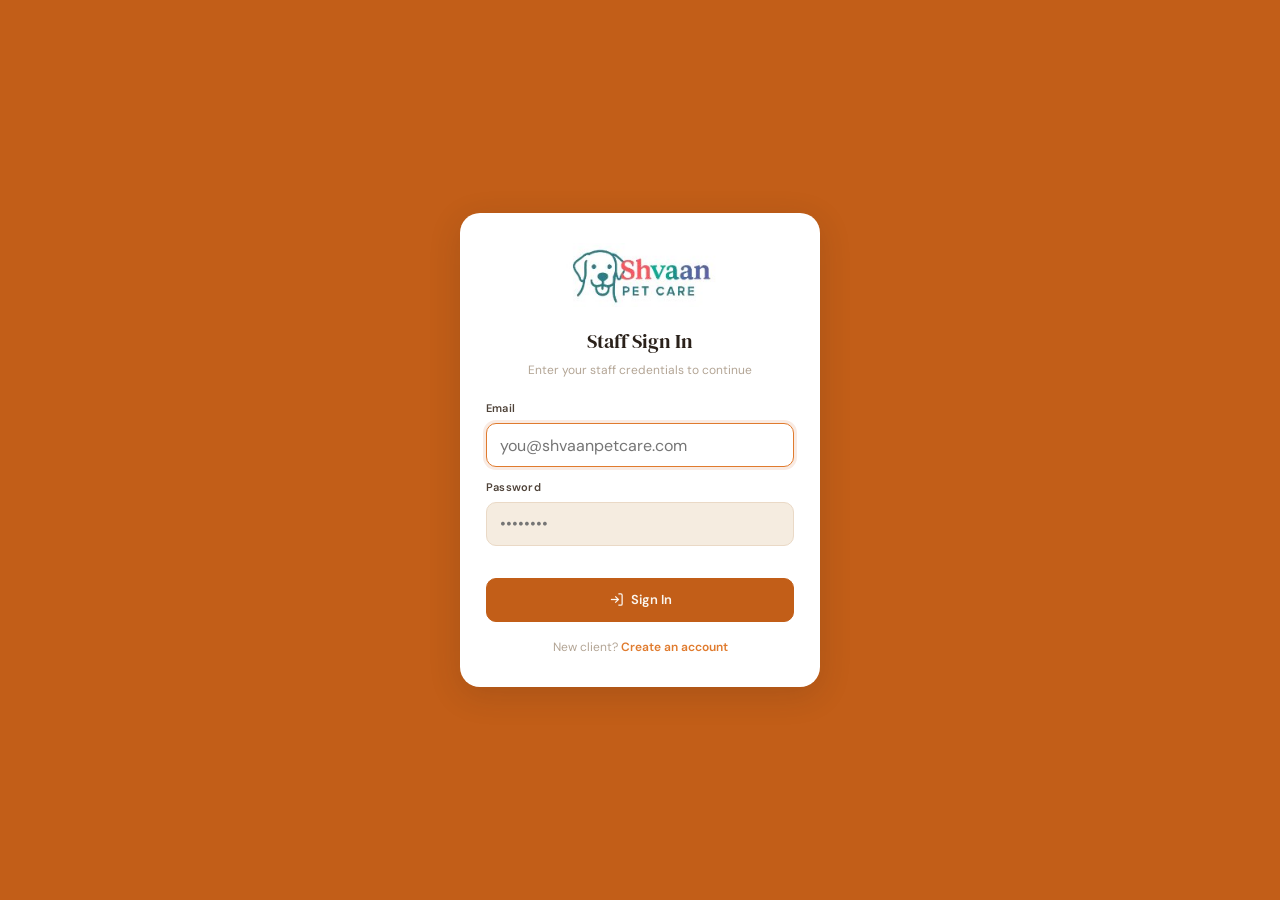
<file: app.html>
<!DOCTYPE html>
<html lang="en">
<head>
<meta charset="UTF-8">
<meta name="viewport" content="width=device-width, initial-scale=1.0, viewport-fit=cover">
<title>Shvaan Pet Care — Boarding</title>
<link rel="preconnect" href="https://fonts.googleapis.com">
<link rel="preconnect" href="https://fonts.gstatic.com" crossorigin>
<link href="https://fonts.googleapis.com/css2?family=DM+Serif+Display:ital@0;1&family=DM+Sans:ital,opsz,wght@0,9..40,300;0,9..40,400;0,9..40,500;0,9..40,600;1,9..40,300&display=swap" rel="stylesheet">
<link rel="stylesheet" href="css/styles.css">
<script>
(function(){
  var themes={
    terracotta:'#C25E18',teal:'#085041',sage:'#3B6D11',navy:'#0C447C',charcoal:'#2C2C2A'
  };
  var key=localStorage.getItem('shvaan_theme')||'terracotta';
  var col=themes[key]||themes.terracotta;
  document.write('<style>#loading{background:'+col+' !important}</style>');
})();
</script>
</head>
<body>

<!-- Loading screen -->
<div id="loading">
  <img id="logo-loading" alt="Shvaan Pet Care" style="width:200px;max-width:70%;height:90px;object-fit:contain;margin-bottom:14px;background:white;border-radius:10px;padding:12px" class="lp">
  <div class="ls" id="load-status">Connecting…</div>
</div>

<div id="login-screen" style="position:fixed;inset:0;background:var(--brown-dark);display:none;flex-direction:column;align-items:center;justify-content:center;z-index:9998;padding:20px">
  <div style="background:var(--white);border-radius:var(--r4);box-shadow:var(--s3);padding:30px 26px;width:100%;max-width:360px">
    <img id="logo-login" alt="Shvaan Pet Care" style="width:170px;max-width:80%;height:64px;object-fit:contain;display:block;margin:0 auto 18px">
    <div style="font-family:'DM Serif Display',serif;font-size:20px;color:var(--ink);text-align:center;margin-bottom:4px">Staff Sign In</div>
    <div style="font-size:12px;color:var(--ink-faint);text-align:center;margin-bottom:20px">Enter your staff credentials to continue</div>
    <div class="fd" style="margin-bottom:12px"><label>Email</label><input type="email" id="login-email" placeholder="you@shvaanpetcare.com" autocomplete="username" onkeydown="if(event.key==='Enter')document.getElementById('login-pass').focus()"></div>
    <div class="fd" style="margin-bottom:8px"><label>Password</label><input type="password" id="login-pass" placeholder="••••••••" autocomplete="current-password" onkeydown="if(event.key==='Enter')doLogin()"></div>
    <div id="login-err" style="font-size:12px;color:var(--danger);min-height:16px;margin-bottom:8px"></div>
    <button class="btn btn-p" onclick="doLogin()" style="width:100%" id="login-btn"><svg viewBox="0 0 24 24" fill="none" stroke="currentColor" stroke-width="2"><path d="M15 3h4a2 2 0 0 1 2 2v14a2 2 0 0 1-2 2h-4"/><polyline points="10 17 15 12 10 7"/><line x1="15" y1="12" x2="3" y2="12"/></svg>Sign In</button>
    <div style="font-size:12px;color:var(--ink-faint);text-align:center;margin-top:16px">New client? <a href="#" onclick="showRegister();return false" style="color:var(--brown);font-weight:600;text-decoration:none">Create an account</a></div>
  </div>
</div>

<!-- CUSTOMER REGISTRATION SCREEN -->
<div id="register-screen" style="position:fixed;inset:0;background:var(--brown-dark);display:none;flex-direction:column;align-items:center;justify-content:center;z-index:9998;padding:20px;overflow-y:auto">
  <div style="background:var(--white);border-radius:var(--r4);box-shadow:var(--s3);padding:30px 26px;width:100%;max-width:380px;margin:auto">
    <img id="logo-register" alt="Shvaan Pet Care" style="width:170px;max-width:80%;height:64px;object-fit:contain;display:block;margin:0 auto 18px">
    <div style="font-family:'DM Serif Display',serif;font-size:20px;color:var(--ink);text-align:center;margin-bottom:4px">Create your account</div>
    <div style="font-size:12px;color:var(--ink-faint);text-align:center;margin-bottom:20px">For clients who've completed a meet &amp; greet</div>
    <div class="fd" style="margin-bottom:12px"><label>Your Name</label><input type="text" id="reg-name" placeholder="Full name" autocomplete="name"></div>
    <div class="fd" style="margin-bottom:12px"><label>Email</label><input type="email" id="reg-email" placeholder="you@example.com" autocomplete="username"></div>
    <div class="fd" style="margin-bottom:12px"><label>Password</label><input type="password" id="reg-pass" placeholder="At least 6 characters" autocomplete="new-password"></div>
    <div class="fd" style="margin-bottom:8px"><label>Confirm Password</label><input type="password" id="reg-pass2" placeholder="Re-enter password" autocomplete="new-password" onkeydown="if(event.key==='Enter')doRegister()"></div>
    <div id="register-err" style="font-size:12px;color:var(--danger);min-height:16px;margin-bottom:8px"></div>
    <div id="register-ok" style="font-size:13px;color:var(--forest);min-height:16px;margin-bottom:8px"></div>
    <button class="btn btn-p" onclick="doRegister()" style="width:100%" id="register-btn"><svg viewBox="0 0 24 24" fill="none" stroke="currentColor" stroke-width="2"><path d="M16 21v-2a4 4 0 0 0-4-4H6a4 4 0 0 0-4 4v2"/><circle cx="9" cy="7" r="4"/><line x1="19" y1="8" x2="19" y2="14"/><line x1="22" y1="11" x2="16" y2="11"/></svg>Create Account</button>
    <div style="font-size:12px;color:var(--ink-faint);text-align:center;margin-top:16px">Already have an account? <a href="#" onclick="showLoginFromRegister();return false" style="color:var(--brown);font-weight:600;text-decoration:none">Sign in</a></div>
  </div>
</div>

<!-- CUSTOMER SHELL (shown only for role=customer) -->
<div id="customer-shell" style="display:none;max-width:760px;margin:0 auto;padding:0 16px 60px">
  <div style="display:flex;align-items:center;justify-content:space-between;padding:18px 0;border-bottom:1px solid var(--cream-dark);margin-bottom:20px">
    <img id="logo-customer" alt="Shvaan Pet Care" style="height:48px;width:160px;object-fit:contain;object-position:left">
    <button onclick="doLogout()" class="btn btn-o sm">Sign out</button>
  </div>
  <div id="cust-body"></div>
</div>

<div class="app" id="app-shell" style="display:none">
  <!-- Desktop sidebar -->
  <!-- Top nav -->
  <header class="topnav">
    <div class="tn-left">
      <img id="logo-sidebar" alt="Shvaan Pet Care" class="tn-logo">
      <nav class="tn-nav">
        <button class="ni active" onclick="goPage('dashboard')" id="ni-dashboard">
          <svg viewBox="0 0 24 24" fill="none" stroke="currentColor" stroke-width="2"><rect x="3" y="3" width="7" height="9" rx="1"/><rect x="14" y="3" width="7" height="5" rx="1"/><rect x="14" y="12" width="7" height="9" rx="1"/><rect x="3" y="16" width="7" height="5" rx="1"/></svg>Dashboard
        </button>
        <button class="ni" onclick="goPage('calc')" id="ni-calc">
          <svg viewBox="0 0 24 24" fill="none" stroke="currentColor" stroke-width="2"><rect x="4" y="4" width="16" height="16" rx="2"/><path d="M8 10h8M8 14h5"/></svg>Calculate
        </button>
        <button class="ni" onclick="goPage('calendar')" id="ni-calendar">
          <svg viewBox="0 0 24 24" fill="none" stroke="currentColor" stroke-width="2"><rect x="3" y="4" width="18" height="18" rx="2"/><path d="M16 2v4M8 2v4M3 10h18"/></svg>Calendar
          <span class="ni-badge" id="nb-cal" style="display:none">0</span>
        </button>
        <button class="ni" onclick="goPage('requests')" id="ni-requests">
          <svg viewBox="0 0 24 24" fill="none" stroke="currentColor" stroke-width="2"><path d="M21 15a2 2 0 0 1-2 2H7l-4 4V5a2 2 0 0 1 2-2h14a2 2 0 0 1 2 2z"/></svg>Requests
          <span class="ni-badge" id="nb-req" style="display:none">0</span>
        </button>
        <button class="ni" onclick="goPage('dogs')" id="ni-dogs">
          <svg viewBox="0 0 24 24" fill="none" stroke="currentColor" stroke-width="2"><circle cx="12" cy="8" r="4"/><path d="M4 20c0-4 3.6-7 8-7s8 3 8 7"/></svg>Dogs
        </button>
        <button class="ni" onclick="goPage('finance')" id="ni-finance">
          <svg viewBox="0 0 24 24" fill="none" stroke="currentColor" stroke-width="2"><line x1="12" y1="1" x2="12" y2="23"/><path d="M17 5H9.5a3.5 3.5 0 0 0 0 7h5a3.5 3.5 0 0 1 0 7H6"/></svg>Finance
        </button>
        <div class="ni-sep"></div>
        <button class="ni ni-util" onclick="goPage('history')" id="ni-history">
          <svg viewBox="0 0 24 24" fill="none" stroke="currentColor" stroke-width="2"><circle cx="12" cy="12" r="9"/><path d="M12 7v5l3 3"/></svg>History
        </button>
        <button class="ni ni-util" onclick="goPage('settings')" id="ni-settings">
          <svg viewBox="0 0 24 24" fill="none" stroke="currentColor" stroke-width="2"><circle cx="12" cy="12" r="3"/><path d="M12 2v2M12 20v2M4.22 4.22l1.42 1.42M18.36 18.36l1.42 1.42M2 12h2M20 12h2M4.22 19.78l1.42-1.42M18.36 5.64l1.42-1.42"/></svg>Settings
        </button>
      </nav>
    </div>
    <div class="tn-right">
      <div style="display:flex;align-items:center;gap:5px"><span class="sync-dot" id="sync-dot"></span><span id="sync-lbl" style="font-size:11px;color:rgba(255,255,255,.5)">Connected</span></div>
      <div class="notif-wrap">
        <button class="notif-btn tn-notif-btn" onclick="toggleNotif(event)">
          <svg viewBox="0 0 24 24" fill="none" stroke="currentColor" stroke-width="2"><path d="M18 8A6 6 0 0 0 6 8c0 7-3 9-3 9h18s-3-2-3-9"/><path d="M13.73 21a2 2 0 0 1-3.46 0"/></svg>
          <span class="nbadge" id="notif-badge" style="display:none">0</span>
        </button>
        <div class="notif-panel" id="notif-panel" style="display:none">
          <div class="notif-header"><span>Notifications</span><button onclick="clearNotifs()" style="background:none;border:none;cursor:pointer;font-size:11px;color:var(--ink-faint)">Clear all</button></div>
          <div class="notif-list" id="notif-list"></div>
        </div>
      </div>
      <a href="index.html" class="tn-logout" style="text-decoration:none" title="Open public website">
        <svg viewBox="0 0 24 24" fill="none" stroke="currentColor" stroke-width="2" style="width:14px;height:14px"><circle cx="12" cy="12" r="10"/><path d="M2 12h20M12 2a15.3 15.3 0 0 1 4 10 15.3 15.3 0 0 1-4 10 15.3 15.3 0 0 1-4-10 15.3 15.3 0 0 1 4-10z"/></svg>
        <span>Website</span>
      </a>
      <button onclick="openHelp()" class="tn-logout" title="Help &amp; guide">
        <svg viewBox="0 0 24 24" fill="none" stroke="currentColor" stroke-width="2" style="width:14px;height:14px"><circle cx="12" cy="12" r="10"/><path d="M9.09 9a3 3 0 0 1 5.83 1c0 2-3 3-3 3"/><line x1="12" y1="17" x2="12.01" y2="17"/></svg>
        <span>Help</span>
      </button>
      <button onclick="doLogout()" class="tn-logout">
        <svg viewBox="0 0 24 24" fill="none" stroke="currentColor" stroke-width="2" style="width:14px;height:14px"><path d="M9 21H5a2 2 0 0 1-2-2V5a2 2 0 0 1 2-2h4"/><polyline points="16 17 21 12 16 7"/><line x1="21" y1="12" x2="9" y2="12"/></svg>
        <span id="logout-email">Sign out</span>
      </button>
    </div>
  </header>

  <!-- Mobile top bar -->
  <div class="mtb">
    <div><img id="logo-mobile" alt="Shvaan Pet Care" style="height:34px;width:90px;object-fit:contain;background:white;border-radius:6px;padding:3px 6px"></div>
    <div class="mtb-sync">
      <span class="sync-dot" id="sync-dot2"></span>
      <span id="sync-lbl2">Connected</span>
    </div>
  </div>

  <!-- Body: main content + right panel -->
  <div class="app-body">
    <main class="main" style="flex:1;min-width:0">

      <!-- DASHBOARD -->
      <div id="pg-dashboard" class="pg active">
        <div class="ph"><h1 id="dash-greeting">Dashboard</h1><p id="dash-summary">Loading today's overview…</p></div>
        <div id="dash-attention"></div>
        
        <!-- NEW: Currently Boarding Section -->
        <div id="dash-currently-boarding"></div>
        
        <!-- NEW: Stay photos needing cleanup -->
        <div id="photo-reminder"></div>
        
        <!-- NEW: Week Availability Strip -->
        <div id="dash-week-avail"></div>
        
        <!-- NEW: Day Navigation Section -->
        <div id="dash-day-nav"></div>
        
        <div id="dash-kpis" style="display:grid;grid-template-columns:repeat(4,1fr);gap:12px;margin-bottom:14px"></div>
        
        <!-- NEW: Trend Metrics -->
        <div id="dash-trends"></div>
        
        <!-- NEW: Booking Outlook (week/2wk/3wk/month) -->
        <div id="dash-outlook"></div>
        
        <div id="dash-ops" style="display:grid;grid-template-columns:1fr 1fr;gap:14px;margin-bottom:0"></div>
        <div class="card">
          <div class="ct"><svg viewBox="0 0 24 24" fill="none" stroke="currentColor" stroke-width="2"><line x1="18" y1="20" x2="18" y2="10"/><line x1="12" y1="20" x2="12" y2="4"/><line x1="6" y1="20" x2="6" y2="14"/></svg>Revenue — Last 6 Months</div>
          <div id="dash-chart"></div>
        </div>
        <div class="card">
          <div class="ct"><svg viewBox="0 0 24 24" fill="none" stroke="currentColor" stroke-width="2"><rect x="3" y="4" width="18" height="18" rx="2"/><path d="M16 2v4M8 2v4M3 10h18"/></svg>Next 14 Days — Occupancy</div>
          <div id="dash-occupancy"></div>
        </div>
        <div id="dash-lower" style="display:grid;grid-template-columns:1fr 1fr;gap:14px"></div>
      </div>

      <!-- CALCULATE -->
      <div id="pg-calc" class="pg">
        <div class="ph"><h1>Calculate & Book</h1><p>Price a stay and save it as a reservation.</p></div>
        <div class="card">
          <div class="ct"><svg viewBox="0 0 24 24" fill="none" stroke="currentColor" stroke-width="2"><circle cx="12" cy="8" r="4"/><path d="M4 20c0-4 3.6-7 8-7s8 3 8 7"/></svg>Select Dogs</div>
          <div class="dd-wrap">
            <button class="dd-btn" id="dd-btn" onclick="toggleDD()">
              <span id="dd-lbl" style="color:var(--ink-faint)">Choose dogs…</span>
              <svg viewBox="0 0 24 24" fill="none" stroke="currentColor" stroke-width="2" width="16" height="16"><polyline points="6 9 12 15 18 9"/></svg>
            </button>
            <div class="dd-menu" id="dd-menu" style="display:none">
              <div style="padding:8px;position:sticky;top:0;background:var(--white);border-bottom:1px solid var(--cream-mid)"><input type="text" id="dd-search" placeholder="Search dogs…" oninput="renderDDList()" onclick="event.stopPropagation()" style="width:100%;height:36px;padding:0 11px;border:1.5px solid var(--cream-dark);border-radius:var(--r2);font-size:14px;font-family:'DM Sans',sans-serif;outline:none;background:var(--cream)"></div>
              <div id="dd-list"></div>
            </div>
          </div>
          <div class="sel-tags" id="sel-tags"></div>
          <div id="no-dogs-hint" style="font-size:12px;color:var(--ink-faint);margin-top:8px;display:none">No dogs yet — add them on the <strong>Dogs</strong> page first.</div>
        </div>
        <div class="card">
          <div class="ct"><svg viewBox="0 0 24 24" fill="none" stroke="currentColor" stroke-width="2"><rect x="3" y="4" width="18" height="18" rx="2"/><path d="M16 2v4M8 2v4M3 10h18"/></svg>Service & Dates</div>
          <div class="svc-tog">
            <button class="svc-btn active" id="svc-boarding" onclick="setSvc('boarding')">🏡 Boarding</button>
            <button class="svc-btn" id="svc-daycare" onclick="setSvc('daycare')">☀️ Day Care</button>
          </div>
          <div class="g2">
            <div class="fd"><label>Check-In Date</label><input type="date" id="ci-d" oninput="recalc()"></div>
            <div class="fd"><label>Check-In Time</label><input type="time" id="ci-t" value="10:00" oninput="recalc()"></div>
            <div class="fd"><label>Check-Out Date</label><input type="date" id="co-d" oninput="recalc()"></div>
            <div class="fd"><label>Check-Out Time</label><input type="time" id="co-t" value="10:00" oninput="recalc()"></div>
          </div>
        </div>
        <div class="card">
          <div class="ct"><svg viewBox="0 0 24 24" fill="none" stroke="currentColor" stroke-width="2"><path d="M14 2H6a2 2 0 0 0-2 2v16a2 2 0 0 0 2 2h12a2 2 0 0 0 2-2V8z"/><polyline points="14,2 14,8 20,8"/></svg>Price Breakdown</div>
          <div id="result-area"><div class="es"><span class="ei">🧮</span><p>Select dogs and dates to calculate</p></div></div>
          <div id="save-row" class="btn-row" style="display:none">
            <button class="btn btn-p" onclick="saveAsReservation()"><svg viewBox="0 0 24 24" fill="none" stroke="currentColor" stroke-width="2"><rect x="3" y="4" width="18" height="18" rx="2"/><path d="M16 2v4M8 2v4M3 10h18"/></svg>Save as Reservation</button>
            <button class="btn btn-o" onclick="clearCalc()">Clear</button>
          </div>
          <p style="font-size:11px;color:var(--ink-faint);margin-top:8px">This price is an estimate. Saving creates a reservation you can confirm and check in/out on the <strong>Reservations</strong> page — the final invoice is generated at check-out based on actual times.</p>
        </div>
      </div>

      <!-- CALENDAR -->
      <div id="pg-calendar" class="pg">
        <div class="ph"><h1>Calendar</h1><p>All scheduled boardings, day cares, and check-ins at a glance.</p></div>
        <div style="display:flex;gap:0;margin-bottom:14px;background:var(--cream-mid);border:1.5px solid var(--cream-dark);border-radius:var(--radius-lg);padding:4px;width:fit-content">
          <button class="svc-btn active" id="calview-month" onclick="setCalView('month')" style="flex:none;padding:7px 18px">📅 Month</button>
          <button class="svc-btn" id="calview-list" onclick="setCalView('list')" style="flex:none;padding:7px 18px">☰ List</button>
        </div>
        <div class="cal-wrap" id="cal-month-wrap">
          <div class="cal-header">
            <div class="cal-title" id="cal-title">Loading…</div>
            <div style="display:flex;align-items:center;gap:8px">
              <button class="btn btn-o sm" onclick="calToday()">Today</button>
              <div class="cal-nav">
                <button onclick="calPrev()"><svg viewBox="0 0 24 24" fill="none" stroke="currentColor" stroke-width="2.5"><polyline points="15 18 9 12 15 6"/></svg></button>
                <button onclick="calNext()"><svg viewBox="0 0 24 24" fill="none" stroke="currentColor" stroke-width="2.5"><polyline points="9 18 15 12 9 6"/></svg></button>
              </div>
            </div>
          </div>
          <div class="cal-grid" id="cal-grid"></div>
          <div class="cal-legend">
            <div class="cal-legend-item"><div class="cal-legend-dot" style="background:#C5DEC7"></div>Check-in</div>
            <div class="cal-legend-item"><div class="cal-legend-dot" style="background:#E8D5A0"></div>Check-out</div>
            <div class="cal-legend-item"><div class="cal-legend-dot" style="background:#BCCFE8"></div>Staying</div>
            <div class="cal-legend-item"><div class="cal-legend-dot" style="background:#D5CCF0"></div>Pending Request</div>
            <div class="cal-legend-item"><div class="cal-legend-dot" style="background:var(--gold)"></div>1 space left</div>
            <div class="cal-legend-item"><div class="cal-legend-dot" style="background:var(--danger)"></div>Full</div>
          </div>
        </div>
        <div class="cal-wrap" id="cal-list-wrap" style="display:none">
          <div class="cal-header"><div class="cal-title">Agenda — Arrivals & Departures</div></div>
          <div id="cal-list-body" style="padding:8px 0"></div>
        </div>
        <div class="card">
          <div class="ct"><svg viewBox="0 0 24 24" fill="none" stroke="currentColor" stroke-width="2"><circle cx="12" cy="12" r="9"/><path d="M12 7v5l3 3"/></svg>Upcoming This Week</div>
          <div id="upcoming-list"><div class="es" style="padding:14px"><span class="ei" style="font-size:22px">📅</span><p>No upcoming stays this week</p></div></div>
        </div>
        <div class="card">
          <div class="ct"><svg viewBox="0 0 24 24" fill="none" stroke="currentColor" stroke-width="2"><path d="M3 9l9-7 9 7v11a2 2 0 0 1-2 2H5a2 2 0 0 1-2-2z"/><polyline points="9 22 9 12 15 12 15 22"/></svg>Currently Boarding</div>
          <div id="currently-boarding"><div class="es" style="padding:14px"><span class="ei" style="font-size:22px">🏡</span><p>No dogs currently boarding</p></div></div>
        </div>
      </div>

      <!-- REQUESTS -->
      <div id="pg-requests" class="pg">
        <div class="ph"><h1>Reservations</h1><p>Confirm requests, check dogs in and out, and bill the final price automatically.</p></div>
        <div class="card">
          <div class="ct"><svg viewBox="0 0 24 24" fill="none" stroke="currentColor" stroke-width="2"><circle cx="12" cy="12" r="10"/><line x1="12" y1="8" x2="12" y2="16"/><line x1="8" y1="12" x2="16" y2="12"/></svg>New Request</div>
          <div class="g2" style="margin-bottom:11px">
            <div class="fd"><label>Dog(s)</label>
              <div class="dd-wrap" style="margin-bottom:0"><button class="dd-btn" id="req-dd-btn" onclick="toggleReqDD()"><span id="req-dd-lbl" style="color:var(--ink-faint)">Select dog(s)…</span><svg viewBox="0 0 24 24" fill="none" stroke="currentColor" stroke-width="2" width="14" height="14"><polyline points="6 9 12 15 18 9"/></svg></button><div class="dd-menu" id="req-dd-menu" style="display:none"><div style="padding:8px;position:sticky;top:0;background:var(--white);border-bottom:1px solid var(--cream-mid)"><input type="text" id="req-dd-search" placeholder="Search dogs…" oninput="renderReqDDList()" onclick="event.stopPropagation()" style="width:100%;height:36px;padding:0 11px;border:1.5px solid var(--cream-dark);border-radius:var(--r2);font-size:14px;font-family:'DM Sans',sans-serif;outline:none;background:var(--cream)"></div><div id="req-dd-list"></div></div></div>
              <div class="sel-tags" id="req-sel-tags"></div>
            </div>
            <div class="fd"><label>Service</label><select id="req-svc"><option value="boarding">🏡 Boarding</option><option value="daycare">☀️ Day Care</option></select></div>
            <div class="fd"><label>Check-In Date</label><input type="date" id="req-ci"></div>
            <div class="fd"><label>Check-In Time</label><input type="time" id="req-ci-t" value="10:00"></div>
            <div class="fd"><label>Check-Out Date</label><input type="date" id="req-co"></div>
            <div class="fd"><label>Check-Out Time</label><input type="time" id="req-co-t" value="10:00"></div>
          </div>
          <div id="req-recall" style="display:none;margin-bottom:13px"></div>
          <div class="fd" style="margin-bottom:13px"><label>Notes</label><textarea id="req-notes" style="height:52px" placeholder="Special instructions…"></textarea></div>
          <button class="btn btn-b" onclick="addRequest()"><svg viewBox="0 0 24 24" fill="none" stroke="currentColor" stroke-width="2"><circle cx="12" cy="12" r="10"/><line x1="12" y1="8" x2="12" y2="16"/><line x1="8" y1="12" x2="16" y2="12"/></svg>Add Request</button>
        </div>
        <div id="req-list"></div>
      </div>

      <!-- DOGS -->
      <div id="pg-dogs" class="pg">
        <div class="ph" style="display:flex;align-items:center;justify-content:space-between;flex-wrap:wrap;gap:12px">
          <div><h1>Dog Profiles</h1><p>Shared across all users in real time.</p></div>
          <button class="btn btn-p" onclick="openAddDogMo()" style="flex-shrink:0">
            <svg viewBox="0 0 24 24" fill="none" stroke="currentColor" stroke-width="2" style="width:15px;height:15px"><circle cx="12" cy="12" r="10"/><line x1="12" y1="8" x2="12" y2="16"/><line x1="8" y1="12" x2="16" y2="12"/></svg>Add Dog
          </button>
        </div>
        <div id="vacc-status-card"></div>
        <div class="card">
          <div class="ct"><svg viewBox="0 0 24 24" fill="none" stroke="currentColor" stroke-width="2"><path d="M12 3v12M8 11l4 4 4-4M20 17v2a2 2 0 0 1-2 2H6a2 2 0 0 1-2-2v-2"/></svg>Import / Export</div>
          <p style="font-size:12px;color:var(--ink-faint);margin-bottom:13px;line-height:1.6">Export your dog list to Excel (.xlsx) or import from a spreadsheet. Columns: <strong>Dog Name, Owner Name, Phone, Custom Rate, Notes</strong>. Duplicates (same name + owner) are skipped on import.</p>
          <div class="btn-row" style="margin-top:0">
            <button class="btn btn-g" onclick="exportDogs()"><svg viewBox="0 0 24 24" fill="none" stroke="currentColor" stroke-width="2"><path d="M12 3v12M8 11l4 4 4-4M20 17v2a2 2 0 0 1-2 2H6a2 2 0 0 1-2-2v-2"/></svg>Export (.xlsx)</button>
            <button class="btn btn-o" onclick="document.getElementById('ifi').click()"><svg viewBox="0 0 24 24" fill="none" stroke="currentColor" stroke-width="2"><path d="M12 21V9M8 13l4-4 4 4M20 7v-2a2 2 0 0 0-2-2H6a2 2 0 0 0-2 2v2"/></svg>Import (.xlsx)</button>
            <input type="file" id="ifi" accept=".xlsx,.xls" style="display:none" onchange="importDogs(this)">
          </div>
          <div id="imp-result" style="margin-top:10px;font-size:12px;display:none"></div>
        </div>
        <div style="display:flex;gap:8px;align-items:center;margin-bottom:12px;flex-wrap:wrap">
          <div style="flex:1;min-width:180px;position:relative">
            <svg viewBox="0 0 24 24" fill="none" stroke="var(--ink-faint)" stroke-width="2" style="width:16px;height:16px;position:absolute;left:12px;top:50%;transform:translateY(-50%);pointer-events:none"><circle cx="11" cy="11" r="8"/><line x1="21" y1="21" x2="16.65" y2="16.65"/></svg>
            <input type="text" id="dog-search" placeholder="Search dogs or owners…" oninput="renderDogList()" style="width:100%;height:42px;padding:0 12px 0 36px;border:1.5px solid var(--cream-dark);border-radius:var(--r2);font-size:15px;font-family:'DM Sans',sans-serif;outline:none;background:var(--white)">
          </div>
          <div class="svc-tog" style="margin-bottom:0;width:auto;flex:none">
            <button class="svc-btn active" id="dogview-card" onclick="setDogView('card')" style="flex:none;padding:9px 14px">⊞ Cards</button>
            <button class="svc-btn" id="dogview-list" onclick="setDogView('list')" style="flex:none;padding:9px 14px">☰ List</button>
          </div>
        </div>
        <div id="dog-count" style="font-size:12px;color:var(--ink-faint);margin-bottom:10px"></div>
        <div id="dog-list-wrap"></div>
      </div>

      <!-- HISTORY -->
      <div id="pg-history" class="pg">
        <div class="ph"><h1>Booking History</h1><p>All saved bookings — shared across all users.</p></div>
        <div style="display:flex;justify-content:space-between;align-items:center;margin-bottom:13px;flex-wrap:wrap;gap:8px">
          <span id="hist-cnt" style="font-size:13px;color:var(--ink-faint)">0 bookings</span>
          <div style="display:flex;gap:7px;flex-wrap:wrap">
            <button class="btn btn-g sm" onclick="exportBookings()"><svg viewBox="0 0 24 24" fill="none" stroke="currentColor" stroke-width="2" style="width:13px;height:13px"><path d="M12 3v12M8 11l4 4 4-4M20 17v2a2 2 0 0 1-2 2H6a2 2 0 0 1-2-2v-2"/></svg>Export</button>
            <button class="btn btn-o sm" onclick="document.getElementById('bk-import-file').click()"><svg viewBox="0 0 24 24" fill="none" stroke="currentColor" stroke-width="2" style="width:13px;height:13px"><path d="M12 21V9M8 13l4-4 4 4M20 7v-2a2 2 0 0 0-2-2H6a2 2 0 0 0-2 2v2"/></svg>Import Past</button>
            <button class="btn btn-o sm" onclick="downloadBookingTemplate()"><svg viewBox="0 0 24 24" fill="none" stroke="currentColor" stroke-width="2" style="width:13px;height:13px"><path d="M14 2H6a2 2 0 0 0-2 2v16a2 2 0 0 0 2 2h12a2 2 0 0 0 2-2V8z"/><polyline points="14,2 14,8 20,8"/></svg>Template</button>
            <input type="file" id="bk-import-file" accept=".xlsx,.xls" style="display:none" onchange="importBookings(this)">
            <button class="btn btn-d sm" onclick="clearHistory()"><svg viewBox="0 0 24 24" fill="none" stroke="currentColor" stroke-width="2" style="width:13px;height:13px"><polyline points="3 6 5 6 21 6"/><path d="M19 6l-1 14a2 2 0 0 1-2 2H8a2 2 0 0 1-2-2L5 6"/></svg>Clear All</button>
          </div>
        </div>
        <div id="bk-import-result" style="font-size:12px;display:none;margin-bottom:12px"></div>
        <div style="display:flex;gap:8px;align-items:center;margin-bottom:8px;flex-wrap:wrap">
          <div class="dd-wrap" style="flex:1;min-width:190px;margin-bottom:0">
            <button class="dd-btn" id="hist-dd-btn" onclick="toggleHistDD()"><span id="hist-dd-lbl" style="color:var(--ink-faint)">All dogs</span><svg viewBox="0 0 24 24" fill="none" stroke="currentColor" stroke-width="2" width="14" height="14"><polyline points="6 9 12 15 18 9"/></svg></button>
            <div class="dd-menu" id="hist-dd-menu" style="display:none"><div style="padding:8px;position:sticky;top:0;background:var(--white);border-bottom:1px solid var(--cream-mid)"><input type="text" id="hist-dd-search" placeholder="Search dogs…" oninput="renderHistDDList()" onclick="event.stopPropagation()" style="width:100%;height:36px;padding:0 11px;border:1.5px solid var(--cream-dark);border-radius:var(--r2);font-size:14px;font-family:'DM Sans',sans-serif;outline:none;background:var(--cream)"></div><div id="hist-dd-list"></div></div>
          </div>
          <div class="dd-wrap" style="flex:1;min-width:190px;margin-bottom:0">
            <button class="dd-btn" id="histo-dd-btn" onclick="toggleHistoDD()"><span id="histo-dd-lbl" style="color:var(--ink-faint)">All owners</span><svg viewBox="0 0 24 24" fill="none" stroke="currentColor" stroke-width="2" width="14" height="14"><polyline points="6 9 12 15 18 9"/></svg></button>
            <div class="dd-menu" id="histo-dd-menu" style="display:none"><div style="padding:8px;position:sticky;top:0;background:var(--white);border-bottom:1px solid var(--cream-mid)"><input type="text" id="histo-dd-search" placeholder="Search owners…" oninput="renderHistoDDList()" onclick="event.stopPropagation()" style="width:100%;height:36px;padding:0 11px;border:1.5px solid var(--cream-dark);border-radius:var(--r2);font-size:14px;font-family:'DM Sans',sans-serif;outline:none;background:var(--cream)"></div><div id="histo-dd-list"></div></div>
          </div>
          <select id="hist-paid" onchange="histPage=0;renderHistory()" style="height:42px;padding:0 12px;border:1.5px solid var(--cream-dark);border-radius:var(--r2);font-size:14px;font-family:'DM Sans',sans-serif;background:var(--white);outline:none"><option value="all">All</option><option value="paid">Paid only</option><option value="unpaid">Unpaid only</option></select>
          <select id="hist-svc" onchange="histPage=0;renderHistory()" style="height:42px;padding:0 12px;border:1.5px solid var(--cream-dark);border-radius:var(--r2);font-size:14px;font-family:'DM Sans',sans-serif;background:var(--white);outline:none"><option value="all">All services</option><option value="boarding">Boarding</option><option value="daycare">Day Care</option></select>
        </div>
        <div id="hist-filter-tags" class="sel-tags" style="margin-bottom:10px"></div>
        <div id="hist-wrap"></div>
      </div>

      <!-- SETTINGS -->
      <div id="pg-finance" class="pg">
        <div class="ph"><h1>Finance</h1><p>Income from completed invoices over a date range.</p></div>
        <div class="card">
          <div class="ct"><svg viewBox="0 0 24 24" fill="none" stroke="currentColor" stroke-width="2"><rect x="3" y="4" width="18" height="18" rx="2"/><path d="M16 2v4M8 2v4M3 10h18"/></svg>Date Range</div>
          <div style="display:flex;gap:6px;flex-wrap:wrap;margin-bottom:12px">
            <button class="btn btn-o sm" onclick="finPreset('1m')" id="fin-p-1m">This Month</button>
            <button class="btn btn-o sm" onclick="finPreset('3m')" id="fin-p-3m">Last 3 Months</button>
            <button class="btn btn-o sm" onclick="finPreset('ytd')" id="fin-p-ytd">This Year</button>
            <button class="btn btn-o sm" onclick="finPreset('all')" id="fin-p-all">All Time</button>
          </div>
          <div class="g2">
            <div class="fd"><label>From</label><input type="date" id="fin-from" oninput="renderFinance()"></div>
            <div class="fd"><label>To</label><input type="date" id="fin-to" oninput="renderFinance()"></div>
          </div>
        </div>
        <div class="card" id="fin-outstanding-card" style="border:1px solid var(--cream-dark)">
          <div class="ct" style="justify-content:space-between"><span style="display:flex;align-items:center;gap:6px"><svg viewBox="0 0 24 24" fill="none" stroke="currentColor" stroke-width="2"><circle cx="12" cy="12" r="10"/><path d="M12 6v6l4 2"/></svg>Outstanding Payments</span></div>
          <div id="fin-outstanding"></div>
        </div>
        <div style="display:grid;grid-template-columns:1fr 1fr 1fr;gap:12px;margin-bottom:14px" id="fin-cards"></div>
        <div class="card">
          <div class="ct"><svg viewBox="0 0 24 24" fill="none" stroke="currentColor" stroke-width="2"><line x1="18" y1="20" x2="18" y2="10"/><line x1="12" y1="20" x2="12" y2="4"/><line x1="6" y1="20" x2="6" y2="14"/></svg>Income by Month</div>
          <div id="fin-chart"></div>
        </div>
        <div class="card">
          <div class="ct" style="justify-content:space-between"><span style="display:flex;align-items:center;gap:6px"><svg viewBox="0 0 24 24" fill="none" stroke="currentColor" stroke-width="2"><path d="M14 2H6a2 2 0 0 0-2 2v16a2 2 0 0 0 2 2h12a2 2 0 0 0 2-2V8z"/><polyline points="14,2 14,8 20,8"/></svg>Invoices</span><button class="btn btn-g sm" onclick="exportFinance()"><svg viewBox="0 0 24 24" fill="none" stroke="currentColor" stroke-width="2" style="width:12px;height:12px"><path d="M12 3v12M8 11l4 4 4-4M20 17v2a2 2 0 0 1-2 2H6a2 2 0 0 1-2-2v-2"/></svg>Export</button></div>
          <div id="fin-list"></div>
        </div>
      </div>

      <div id="pg-settings" class="pg">
        <div class="ph"><h1>Settings</h1><p>Shared across all users.</p></div>
        <div class="card">
          <!-- Theme: kept inline at top, always visible -->
          <div class="ss" style="display:flex;align-items:center;justify-content:space-between;flex-wrap:wrap;gap:10px;border-bottom:1px solid var(--cream-dark);padding-bottom:16px;margin-bottom:16px">
            <div>
              <h3 style="margin-bottom:2px">🎨 App Theme</h3>
              <div style="font-size:12px;color:var(--ink-faint)">Current: <span id="theme-current-label" style="font-weight:600;color:var(--ink-mid)">Warm terracotta</span></div>
            </div>
            <div style="display:flex;align-items:center;gap:10px">
              <div id="theme-current-swatches" style="display:flex;gap:3px;align-items:center"></div>
              <button class="btn btn-o sm" onclick="openThemeMo()">Change theme</button>
            </div>
          </div>

          <div class="acc open" id="acc-rates">
            <div class="acc-head" onclick="toggleAcc('acc-rates')"><h3>💰 Default Rates &amp; Surcharge</h3><svg class="chev" viewBox="0 0 24 24" fill="none" stroke="currentColor" stroke-width="2.5" width="16" height="16"><polyline points="9 18 15 12 9 6"/></svg></div>
            <div class="acc-body">
              <div class="ss">
                <div class="g2">
                  <div class="fd"><label>Boarding Rate (per 24h)</label><input type="number" id="s-br" step="0.01" min="0"><div class="fh">Base nightly boarding rate</div></div>
                  <div class="fd"><label>Day Care Rate (per day)</label><input type="number" id="s-dc" step="0.01" min="0"><div class="fh">Daytime-only care rate</div></div>
                </div>
              </div>
              <div class="ss" style="margin-top:16px">
                <div class="g2">
                  <div class="fd"><label>Grace Period (hours)</label><input type="number" id="s-th" step="0.5" min="0" max="23"><div class="fh">Hours allowed before surcharge kicks in</div></div>
                </div>
                <div id="settings-surcharge"></div>
                <div class="sc-prev" id="sc-prev"></div>
                <div id="late-rules-manager" style="margin-top:18px"></div>
              </div>
            </div>
          </div>

          <div class="acc" id="acc-capacity">
            <div class="acc-head" onclick="toggleAcc('acc-capacity')"><h3>🏠 Capacity</h3><svg class="chev" viewBox="0 0 24 24" fill="none" stroke="currentColor" stroke-width="2.5" width="16" height="16"><polyline points="9 18 15 12 9 6"/></svg></div>
            <div class="acc-body">
              <div class="ss"><div class="fd" style="max-width:220px"><label>Total Kennels / Spaces</label><input type="number" id="s-cap" min="1" step="1"><div class="fh">Used for occupancy % and overbooking alerts</div></div></div>
            </div>
          </div>

          <div class="acc" id="acc-trends">
            <div class="acc-head" onclick="toggleAcc('acc-trends')"><h3>📊 Dashboard Trends</h3><svg class="chev" viewBox="0 0 24 24" fill="none" stroke="currentColor" stroke-width="2.5" width="16" height="16"><polyline points="9 18 15 12 9 6"/></svg></div>
            <div class="acc-body">
              <div class="ss">
                <div class="fh" style="margin-bottom:10px">Choose which trend panels appear on your dashboard. Toggle any on or off as you like.</div>
                <div id="settings-trends"></div>
              </div>
            </div>
          </div>

          <div class="acc" id="acc-advanced">
            <div class="acc-head" onclick="toggleAcc('acc-advanced')"><h3>🛠️ Advanced Tools</h3><svg class="chev" viewBox="0 0 24 24" fill="none" stroke="currentColor" stroke-width="2.5" width="16" height="16"><polyline points="9 18 15 12 9 6"/></svg></div>
            <div class="acc-body">
              <div class="ss">
                <div style="display:flex;align-items:flex-start;justify-content:space-between;gap:12px;padding:9px 0">
                  <div style="flex:1;min-width:0">
                    <div style="font-size:13px;font-weight:600;color:var(--ink)">Reservation reversal tool</div>
                    <div style="font-size:11px;color:var(--ink-faint);line-height:1.5">Enables a tool to send completed reservations back to an earlier stage (for fixing mistakes in bulk). Removes the generated invoice and clears check-in/out times. Keep this <strong>off</strong> unless you're actively cleaning up — it's a destructive operation.</div>
                  </div>
                  <label class="switch" style="position:relative;display:inline-block;width:42px;height:24px;flex:none">
                    <input type="checkbox" id="adv-reversal-toggle" onchange="toggleReversalFeature(this.checked)" style="opacity:0;width:0;height:0">
                    <span id="adv-reversal-track" style="position:absolute;cursor:pointer;inset:0;background:var(--cream-dark);border-radius:24px;transition:.2s"><span id="adv-reversal-knob" style="position:absolute;height:18px;width:18px;left:3px;top:3px;background:#fff;border-radius:50%;transition:.2s"></span></span>
                  </label>
                </div>
                <div id="reversal-tool" style="display:none;margin-top:14px;padding-top:14px;border-top:1px solid var(--cream-dark)"></div>
              </div>
            </div>
          </div>

          <div class="acc" id="acc-audit">
            <div class="acc-head" onclick="toggleAcc('acc-audit')"><h3>📝 Activity Log</h3><svg class="chev" viewBox="0 0 24 24" fill="none" stroke="currentColor" stroke-width="2.5" width="16" height="16"><polyline points="9 18 15 12 9 6"/></svg></div>
            <div class="acc-body">
              <div class="ss">
                <div class="fh" style="margin-bottom:10px">A record of deletions and reversals — what changed, who did it, and when.</div>
                <div id="audit-log-host"></div>
              </div>
            </div>
          </div>

          <div class="acc" id="acc-logo">
            <div class="acc-head" onclick="toggleAcc('acc-logo')"><h3>🖼️ Business Logo</h3><svg class="chev" viewBox="0 0 24 24" fill="none" stroke="currentColor" stroke-width="2.5" width="16" height="16"><polyline points="9 18 15 12 9 6"/></svg></div>
            <div class="acc-body">
              <div class="ss">
                <p style="font-size:12px;color:var(--ink-faint);margin-bottom:10px;line-height:1.5">Upload your own logo (PNG/JPG, under 1MB). Appears in the sidebar, loading screen, and on invoices.</p>
                <div style="display:flex;gap:14px;align-items:center;flex-wrap:wrap">
                  <div style="background:var(--cream-mid);border:1px solid var(--cream-dark);border-radius:var(--r2);padding:10px;display:flex;align-items:center;justify-content:center;min-width:120px;min-height:54px"><img id="logo-preview" alt="Logo preview" style="height:44px;width:150px;object-fit:contain"></div>
                  <div style="display:flex;gap:8px;flex-wrap:wrap">
                    <button class="btn btn-o sm" onclick="document.getElementById('logo-file').click()"><svg viewBox="0 0 24 24" fill="none" stroke="currentColor" stroke-width="2" style="width:13px;height:13px"><path d="M12 3v12M8 11l4 4 4-4M20 17v2a2 2 0 0 1-2 2H6a2 2 0 0 1-2-2v-2"/></svg>Upload Logo</button>
                    <button class="btn btn-o sm" onclick="resetLogo()">Use Default</button>
                  </div>
                  <input type="file" id="logo-file" accept="image/png,image/jpeg,image/webp" style="display:none" onchange="handleLogoFile(this)">
                </div>
              </div>
            </div>
          </div>

          <div class="acc" id="acc-bizinfo">
            <div class="acc-head" onclick="toggleAcc('acc-bizinfo')"><h3>🏢 Business Info (for invoices)</h3><svg class="chev" viewBox="0 0 24 24" fill="none" stroke="currentColor" stroke-width="2.5" width="16" height="16"><polyline points="9 18 15 12 9 6"/></svg></div>
            <div class="acc-body">
              <div class="ss">
                <div class="g2">
                  <div class="fd"><label>Business Name</label><input type="text" id="s-bn" placeholder="Paws & Board"></div>
                  <div class="fd"><label>Phone</label><input type="tel" id="s-bp" placeholder="(555) 000-0000"></div>
                  <div class="fd"><label>Email</label><input type="email" id="s-be" placeholder="hello@pawsandboard.com"></div>
                  <div class="fd"><label>Address</label><input type="text" id="s-ba" placeholder="123 Main St, City, State"></div>
                </div>
              </div>
            </div>
          </div>

          <div class="btn-row" style="margin-top:16px">
            <button class="btn btn-p" onclick="saveSettings()"><svg viewBox="0 0 24 24" fill="none" stroke="currentColor" stroke-width="2"><polyline points="20 6 9 17 4 12"/></svg>Save Settings</button>
            <button class="btn btn-o" onclick="resetSettings()">Reset Defaults</button>
          </div>
        </div>
        <div class="card" id="team-card" style="display:none">
          <div class="ct"><svg viewBox="0 0 24 24" fill="none" stroke="currentColor" stroke-width="2"><path d="M17 21v-2a4 4 0 0 0-4-4H5a4 4 0 0 0-4 4v2"/><circle cx="9" cy="7" r="4"/><path d="M23 21v-2a4 4 0 0 0-3-3.87M16 3.13a4 4 0 0 1 0 7.75"/></svg>Team &amp; Access</div>
          <p style="font-size:12px;color:var(--ink-faint);margin-bottom:14px;line-height:1.6">Set each person\u2019s role and what staff can access. Accounts are created in Supabase (Authentication → Users); here you assign their role &amp; permissions. Admins see everything; customers see only their own dogs.</p>

          <div style="display:flex;align-items:center;justify-content:space-between;gap:10px;margin-bottom:10px;flex-wrap:wrap">
            <div style="font-size:12px;font-weight:600;color:var(--ink-mid)">Current team <span id="team-count" style="color:var(--ink-faint);font-weight:400"></span></div>
            <input type="text" id="team-search" placeholder="🔍 Search name or role…" oninput="filterTeamList()" style="flex:1;min-width:160px;max-width:260px;padding:7px 11px;font-size:13px;border:1px solid var(--cream-dark);border-radius:var(--r2);background:var(--cream)">
          </div>
          <div id="team-list" style="max-height:300px;overflow-y:auto;padding-right:2px"></div>

          <div style="border-top:1px solid var(--cream-dark);margin-top:16px;padding-top:16px">
            <div style="display:flex;align-items:center;justify-content:space-between;gap:10px;margin-bottom:12px;flex-wrap:wrap">
              <div style="font-size:13px;font-weight:600;color:var(--ink)" id="tm-form-title">Add a person</div>
              <div style="display:flex;align-items:center;gap:8px">
                <select id="tm-quickpick" onchange="tmQuickPick(this.value)" style="padding:6px 10px;font-size:12px;border:1px solid var(--cream-dark);border-radius:var(--r2);background:var(--cream);max-width:200px"><option value="">✏️ Edit existing…</option></select>
                <button class="btn btn-o sm" onclick="tmClearForm()" style="font-size:12px">+ New</button>
              </div>
            </div>
            <div style="margin-bottom:14px">
              <div style="font-size:11px;font-weight:600;text-transform:uppercase;letter-spacing:.05em;color:var(--ink-faint);margin-bottom:8px">Quick role templates</div>
              <div id="role-templates" style="display:grid;grid-template-columns:repeat(auto-fill,minmax(160px,1fr));gap:8px"></div>
              <div style="font-size:11px;color:var(--ink-faint);margin-top:6px">Click a template to pre-fill permissions below, then customise as needed.</div>
            </div>
            <div class="g2" style="margin-bottom:10px">
              <div class="fd"><label>User Email (must match their Supabase login)</label><input type="email" id="tm-email" placeholder="person@email.com"></div>
              <div class="fd"><label>Role</label><select id="tm-role" onchange="tmRoleChange()"><option value="staff">Staff</option><option value="admin">Admin</option><option value="customer">Customer</option></select></div>
            </div>
            <div class="fd" id="tm-owner-wrap" style="margin-bottom:10px;display:none"><label>Linked Owner Name (must match their dogs\u2019 owner name exactly)</label>
              <select id="tm-owner-select" onchange="tmOwnerPick(this.value)" style="margin-bottom:6px"><option value="">— Pick from existing owners —</option></select>
              <input type="text" id="tm-owner" placeholder="or type the owner name">
            </div>
            <div id="tm-perms-wrap" style="margin-bottom:12px">
              <div style="font-size:12px;font-weight:600;color:var(--ink-mid);margin-bottom:8px">Staff can access:</div>
              <div id="tm-perms" style="display:flex;flex-wrap:wrap;gap:10px"></div>
            </div>
            <button class="btn btn-p" onclick="saveTeamMember()"><svg viewBox="0 0 24 24" fill="none" stroke="currentColor" stroke-width="2"><polyline points="20 6 9 17 4 12"/></svg>Save Person</button>
            <div id="tm-result" style="font-size:12px;margin-top:8px;display:none"></div>
          </div>
        </div>
      </div>

    </main>

    <!-- Right panel (desktop only) -->
    <aside class="right-panel" id="right-panel">
      <div class="rp-section">
        <div class="rp-title">Today at a glance</div>
        <div id="rp-stats" class="rp-stats"></div>
      </div>
      <div class="rp-section">
        <div class="rp-title">Check-ins today</div>
        <div id="rp-checkins" class="rp-list"></div>
      </div>
      <div class="rp-section">
        <div class="rp-title">Check-outs today</div>
        <div id="rp-checkouts" class="rp-list"></div>
      </div>
      <div class="rp-section">
        <div class="rp-title">Arriving soon</div>
        <div id="rp-upcoming" class="rp-list"></div>
      </div>
    </aside>
  </div><!-- end app-body -->

</div><!-- end app-shell -->

<!-- Mobile bottom nav -->
<nav class="bn" id="bn">
  <button class="bni active" onclick="goPage('dashboard')" id="bni-dashboard"><svg viewBox="0 0 24 24" fill="none" stroke="currentColor" stroke-width="2"><rect x="3" y="3" width="7" height="9" rx="1"/><rect x="14" y="3" width="7" height="5" rx="1"/><rect x="14" y="12" width="7" height="9" rx="1"/><rect x="3" y="16" width="7" height="5" rx="1"/></svg>Home</button>
  <button class="bni" onclick="goPage('calc')" id="bni-calc"><svg viewBox="0 0 24 24" fill="none" stroke="currentColor" stroke-width="2"><rect x="4" y="4" width="16" height="16" rx="2"/><path d="M8 10h8M8 14h5"/></svg>Calc</button>
  <button class="bni" onclick="goPage('calendar')" id="bni-calendar"><svg viewBox="0 0 24 24" fill="none" stroke="currentColor" stroke-width="2"><rect x="3" y="4" width="18" height="18" rx="2"/><path d="M16 2v4M8 2v4M3 10h18"/></svg>Calendar<span class="bni-badge" id="bnb-cal" style="display:none">0</span></button>
  <button class="bni" onclick="goPage('requests')" id="bni-requests"><svg viewBox="0 0 24 24" fill="none" stroke="currentColor" stroke-width="2"><path d="M21 15a2 2 0 0 1-2 2H7l-4 4V5a2 2 0 0 1 2-2h14a2 2 0 0 1 2 2z"/></svg>Requests<span class="bni-badge" id="bnb-req" style="display:none">0</span></button>
  <button class="bni" onclick="goPage('dogs')" id="bni-dogs"><svg viewBox="0 0 24 24" fill="none" stroke="currentColor" stroke-width="2"><circle cx="12" cy="8" r="4"/><path d="M4 20c0-4 3.6-7 8-7s8 3 8 7"/></svg>Dogs</button>
  <button class="bni" onclick="goPage('history')" id="bni-history"><svg viewBox="0 0 24 24" fill="none" stroke="currentColor" stroke-width="2"><circle cx="12" cy="12" r="9"/><path d="M12 7v5l3 3"/></svg>History</button>
  <button class="bni" onclick="goPage('finance')" id="bni-finance"><svg viewBox="0 0 24 24" fill="none" stroke="currentColor" stroke-width="2"><line x1="12" y1="1" x2="12" y2="23"/><path d="M17 5H9.5a3.5 3.5 0 0 0 0 7h5a3.5 3.5 0 0 1 0 7H6"/></svg>Finance</button>
  <button class="bni" onclick="goPage('settings')" id="bni-settings"><svg viewBox="0 0 24 24" fill="none" stroke="currentColor" stroke-width="2"><circle cx="12" cy="12" r="3"/><path d="M12 2v2M12 20v2M4.22 4.22l1.42 1.42M18.36 18.36l1.42 1.42M2 12h2M20 12h2M4.22 19.78l1.42-1.42M18.36 5.64l1.42-1.42"/></svg>Settings</button>
</nav>


<!-- Day detail modal -->
<div class="mo" id="help-mo"><div class="mo-inner" style="max-width:900px;width:94vw"><div class="mo-head"><h3>📖 Help &amp; Guide</h3><button class="btn btn-o sm" onclick="closeHelp()">Close</button></div><div class="mo-body" id="help-body" style="padding:0"></div></div></div>

<div class="mo" id="upcoming-mo"><div class="mo-inner" style="max-width:640px"><div class="mo-head"><h3>Upcoming Stays</h3><button class="btn btn-o sm" onclick="closeUpcoming()">Close</button></div><div class="mo-body" id="upcoming-body"></div></div></div>

<div class="mo" id="day-mo"><div class="mo-inner"><div class="mo-head"><h3 id="day-mo-title">Day Detail</h3><button class="btn btn-o sm" onclick="closeDayMo()">Close</button></div><div class="mo-body" id="day-mo-body"></div></div></div>

<!-- Edit Dog modal -->
<div class="mo" id="edit-mo"><div class="mo-inner"><div class="mo-head"><h3>Edit Dog Profile</h3><button class="btn btn-o sm" onclick="closeEditMo()">Close</button></div>
<div class="mo-body">
  <div style="display:flex;gap:16px;align-items:flex-start;flex-wrap:wrap" class="dog-add-row">
    <div>
      <div class="pu" onclick="document.getElementById('e-pfi').click()"><div id="e-ppw"><div class="upl">🐶</div><p>Add photo</p></div></div>
      <input type="file" id="e-pfi" accept="image/*" style="display:none" onchange="handleEditPhoto(this)">
    </div>
    <div style="flex:1;min-width:240px">
      <div class="g2" style="margin-bottom:11px">
        <div class="fd"><label>Dog Name *</label><input type="text" id="e-name"></div>
        <div class="fd"><label>Owner Name *</label><input type="text" id="e-owner"></div>
        <div class="fd"><label>Phone</label><input type="tel" id="e-phone"></div>
        <div class="fd"><label>Owner Email</label><input type="email" id="e-email"></div>
        <div class="fd"><label>Custom Rate ($/day)</label><input type="number" id="e-rate" step="0.01" min="0"></div>
      </div>
      <div class="fd" style="margin-bottom:11px"><label>Breed</label>
        <div class="breed-wrap"><input type="text" id="e-breed" placeholder="Type to search breed…" autocomplete="off" oninput="filterBreeds(this,'e-breed-dd')" onkeydown="breedKey(event,'e-breed-dd','e-breed')"><div class="breed-dd" id="e-breed-dd"></div></div>
      </div>
      <div class="fd" style="margin-bottom:12px"><label>Notes / Special Care</label><textarea id="e-notes" style="height:52px"></textarea></div>
      <div style="border-top:1px solid var(--cream-dark);padding-top:13px;margin-bottom:12px">
        <div style="font-size:11px;font-weight:600;color:var(--ink-mid);letter-spacing:.03em;margin-bottom:10px">🐾 Behavior & Habits</div>
        <div class="g2" style="margin-bottom:10px">
          <div class="fd"><label>Temperament</label><select id="e-t-temp"><option value="">—</option><option>Calm</option><option>Friendly</option><option>Shy</option><option>Anxious</option><option>Reactive</option></select></div>
          <div class="fd"><label>Gets Along w/ Other Dogs</label><select id="e-t-social"><option value="">—</option><option>Yes</option><option>Selective</option><option>No</option><option>Unknown</option></select></div>
          <div class="fd"><label>Energy Level</label><select id="e-t-energy"><option value="">—</option><option>Low</option><option>Moderate</option><option>High</option></select></div>
          <div class="fd"><label>Playfulness</label><select id="e-t-play"><option value="">—</option><option>Low</option><option>Moderate</option><option>High</option></select></div>
          <div class="fd"><label>Eating Habits</label><select id="e-t-eat"><option value="">—</option><option>Good eater</option><option>Picky</option><option>Needs encouragement</option><option>Special diet</option></select></div>
        </div>
        <div class="fd"><label>Handling Notes</label><textarea id="e-t-handling" style="height:46px"></textarea></div>
      </div>
      <div style="border-top:1px solid var(--cream-dark);padding-top:13px;margin-bottom:12px">
        <div style="font-size:11px;font-weight:600;color:var(--ink-mid);letter-spacing:.03em;margin-bottom:10px">💉 Vaccination Records</div>
        <div class="g2" style="margin-bottom:11px">
          <div class="fd"><label>Rabies Expiry</label><input type="date" id="e-v-rabies"></div>
          <div class="fd"><label>DHPP Expiry</label><input type="date" id="e-v-dhpp"></div>
          <div class="fd"><label>Bordetella Expiry</label><input type="date" id="e-v-bord"></div>
        </div>
        <div class="fd"><label>Vaccination Records File</label>
          <div class="file-box" id="e-vacc-box" onclick="document.getElementById('e-vacc-file').click()"><div id="e-vacc-box-content"><div style="font-size:20px;margin-bottom:3px">📎</div><div style="font-size:12px;font-weight:600;color:var(--ink-mid)">Click to attach / replace</div></div></div>
          <input type="file" id="e-vacc-file" accept=".pdf,.jpg,.jpeg,.png" style="display:none" onchange="handleEditVaccFile(this)">
        </div>
      </div>
      <button class="btn btn-p" onclick="saveEditDog()" style="width:100%"><svg viewBox="0 0 24 24" fill="none" stroke="currentColor" stroke-width="2"><polyline points="20 6 9 17 4 12"/></svg>Save Changes</button>
    </div>
  </div>
</div></div></div>

<!-- Dog History modal -->
<div class="mo" id="doghist-mo"><div class="mo-inner"><div class="mo-head"><h3 id="doghist-title">Reservation History</h3><button class="btn btn-o sm" onclick="closeDogHistory()">Close</button></div><div class="mo-body" id="doghist-body"></div></div></div>

<!-- Check In / Out modal -->
<div class="mo" id="cio-mo"><div class="mo-inner"><div class="mo-head"><h3 id="cio-title">Check In</h3><button class="btn btn-o sm" onclick="closeCio()">Close</button></div>
<div class="mo-body">
  <p id="cio-hint" style="font-size:12px;color:var(--ink-light);margin-bottom:14px;line-height:1.5"></p>
  <div id="cio-recall" style="display:none;margin-bottom:14px"></div>
  <div id="cio-in-block" style="display:none;margin-bottom:14px">
    <div style="font-size:11px;font-weight:600;text-transform:uppercase;letter-spacing:.05em;color:var(--ink-faint);margin-bottom:8px">Actual Check-In</div>
    <div class="g2">
      <div class="fd"><label>Date</label><input type="date" id="cio-in-date" oninput="cioUpdatePreview()"></div>
      <div class="fd"><label>Time</label><input type="time" id="cio-in-time" oninput="cioUpdatePreview()"></div>
    </div>
  </div>
  <div id="cio-out-label" style="font-size:11px;font-weight:600;text-transform:uppercase;letter-spacing:.05em;color:var(--ink-faint);margin-bottom:8px;display:none">Actual Check-Out</div>
  <div class="g2" style="margin-bottom:14px">
    <div class="fd"><label id="cio-date-lbl">Date</label><input type="date" id="cio-date" oninput="cioUpdatePreview()"></div>
    <div class="fd"><label>Time</label><input type="time" id="cio-time" oninput="cioUpdatePreview()"></div>
  </div>
  <div id="cio-discount-block" style="display:none;margin-bottom:14px">
    <div style="font-size:11px;font-weight:600;text-transform:uppercase;letter-spacing:.05em;color:var(--ink-faint);margin-bottom:8px">Discount (optional)</div>
    <div style="display:flex;gap:8px">
      <div class="svc-tog" style="margin-bottom:0;width:auto;flex:none">
        <button class="svc-btn active" id="cio-disc-pct" onclick="setDiscType('pct')" style="flex:none;padding:8px 14px">%</button>
        <button class="svc-btn" id="cio-disc-amt" onclick="setDiscType('amt')" style="flex:none;padding:8px 14px">$</button>
      </div>
      <input type="number" id="cio-disc-val" min="0" step="0.01" placeholder="0" oninput="cioUpdatePreview()" style="flex:1;height:44px;padding:0 12px;border:1.5px solid var(--cream-dark);border-radius:var(--r2);font-size:16px;font-family:'DM Sans',sans-serif;outline:none;background:var(--cream-mid)">
    </div>
  </div>
  <div id="cio-preview" style="background:var(--cream-mid);border:1px solid var(--cream-dark);border-radius:var(--radius-md);padding:13px 15px;margin-bottom:14px;display:none"></div>
  <button class="btn btn-p" onclick="saveCio()" style="width:100%"><svg viewBox="0 0 24 24" fill="none" stroke="currentColor" stroke-width="2"><polyline points="20 6 9 17 4 12"/></svg><span id="cio-save-lbl">Save</span></button>
</div></div></div>

<!-- Stay Photos modal -->
<div class="mo" id="photo-mo"><div class="mo-inner"><div class="mo-head"><h3 id="photo-title">Stay Photos</h3><button class="btn btn-o sm" onclick="closeStayPhotos()">Close</button></div>
<div class="mo-body">
  <div id="photo-add-row" style="display:flex;gap:8px;margin-bottom:14px">
    <input type="file" id="photo-file" accept="image/*" multiple style="display:none" onchange="onStayPhotoPick(this)">
    <button class="btn btn-p" id="photo-add-btn" onclick="document.getElementById('photo-file').click()" style="width:100%"><svg viewBox="0 0 24 24" fill="none" stroke="currentColor" stroke-width="2"><rect x="3" y="3" width="18" height="18" rx="2"/><circle cx="8.5" cy="8.5" r="1.5"/><path d="m21 15-5-5L5 21"/></svg>Add Photos</button>
  </div>
  <div id="photo-grid" class="photo-grid"></div>
</div></div></div>

<!-- Edit Reservation modal -->
<div class="mo" id="editreq-mo"><div class="mo-inner"><div class="mo-head"><h3>Edit Reservation</h3><button class="btn btn-o sm" onclick="closeEditReq()">Close</button></div>
<div class="mo-body">
  <div style="font-size:13px;font-weight:600;color:var(--ink);margin-bottom:14px" id="er-dogname"></div>
  <div class="fd" style="margin-bottom:11px"><label>Service</label><select id="er-svc"><option value="boarding">🏡 Boarding</option><option value="daycare">☀️ Day Care</option></select></div>
  <div class="g2" style="margin-bottom:11px">
    <div class="fd"><label>Check-In Date</label><input type="date" id="er-ci"></div>
    <div class="fd"><label>Check-In Time</label><input type="time" id="er-ci-t"></div>
    <div class="fd"><label>Check-Out Date</label><input type="date" id="er-co"></div>
    <div class="fd"><label>Check-Out Time</label><input type="time" id="er-co-t"></div>
  </div>
  <div class="fd" style="margin-bottom:14px"><label>Notes</label><textarea id="er-notes" style="height:52px"></textarea></div>
  <button class="btn btn-p" onclick="saveEditReq()" style="width:100%"><svg viewBox="0 0 24 24" fill="none" stroke="currentColor" stroke-width="2"><polyline points="20 6 9 17 4 12"/></svg>Save Changes</button>
</div></div></div>

<!-- Edit Booking (invoice dates) modal -->
<div class="mo" id="editbk-mo"><div class="mo-inner"><div class="mo-head"><h3>Edit Invoice Dates</h3><button class="btn btn-o sm" onclick="closeEditBooking()">Close</button></div>
<div class="mo-body">
  <div style="font-size:13px;font-weight:600;color:var(--ink);margin-bottom:14px" id="eb-dogname"></div>
  <div style="font-size:11px;font-weight:600;text-transform:uppercase;letter-spacing:.05em;color:var(--ink-faint);margin-bottom:8px">Actual Check-In</div>
  <div class="g2" style="margin-bottom:12px">
    <div class="fd"><label>Date</label><input type="date" id="eb-ci" oninput="ebPreview()"></div>
    <div class="fd"><label>Time</label><input type="time" id="eb-ci-t" oninput="ebPreview()"></div>
  </div>
  <div style="font-size:11px;font-weight:600;text-transform:uppercase;letter-spacing:.05em;color:var(--ink-faint);margin-bottom:8px">Actual Check-Out</div>
  <div class="g2" style="margin-bottom:12px">
    <div class="fd"><label>Date</label><input type="date" id="eb-co" oninput="ebPreview()"></div>
    <div class="fd"><label>Time</label><input type="time" id="eb-co-t" oninput="ebPreview()"></div>
  </div>
  <div id="eb-discount-block" style="margin-bottom:12px">
    <div style="font-size:11px;font-weight:600;text-transform:uppercase;letter-spacing:.05em;color:var(--ink-faint);margin-bottom:8px">Discount</div>
    <div style="display:flex;gap:8px">
      <div class="svc-tog" style="margin-bottom:0;width:auto;flex:none">
        <button class="svc-btn active" id="eb-disc-pct" onclick="ebSetDiscType('pct')" style="flex:none;padding:8px 14px">%</button>
        <button class="svc-btn" id="eb-disc-amt" onclick="ebSetDiscType('amt')" style="flex:none;padding:8px 14px">$</button>
      </div>
      <input type="number" id="eb-disc-val" min="0" step="0.01" placeholder="0" oninput="ebPreview()" style="flex:1;height:44px;padding:0 12px;border:1.5px solid var(--cream-dark);border-radius:var(--r2);font-size:16px;font-family:'DM Sans',sans-serif;outline:none;background:var(--cream-mid)">
    </div>
  </div>
  <div id="eb-preview" style="background:var(--cream-mid);border:1px solid var(--cream-dark);border-radius:var(--r2);padding:13px 15px;margin-bottom:14px;display:none"></div>
  <button class="btn btn-p" onclick="saveEditBooking()" style="width:100%"><svg viewBox="0 0 24 24" fill="none" stroke="currentColor" stroke-width="2"><polyline points="20 6 9 17 4 12"/></svg>Save & Recalculate</button>
</div></div></div>

<!-- Payment modal -->
<div class="mo" id="pay-mo"><div class="mo-inner"><div class="mo-head"><h3>Record Payment</h3><button class="btn btn-o sm" onclick="closePayment()">Close</button></div>
<div class="mo-body">
  <div id="pay-summary" style="background:var(--cream-mid);border:1px solid var(--cream-dark);border-radius:var(--r2);padding:12px 14px;margin-bottom:14px"></div>
  <div class="fd" style="margin-bottom:12px"><label>Payment Method</label>
    <select id="pay-method"><option>Cash</option><option>Card</option><option>Venmo/Zelle</option><option>Other</option></select>
  </div>
  <div class="fd" style="margin-bottom:14px"><label>Date Received</label><input type="date" id="pay-date"></div>
  <button class="btn btn-g" onclick="savePayment()" style="width:100%"><svg viewBox="0 0 24 24" fill="none" stroke="currentColor" stroke-width="2"><polyline points="20 6 9 17 4 12"/></svg>Mark as Paid</button>
</div></div></div>
<div class="toast" id="toast">
  <svg viewBox="0 0 24 24" fill="none" stroke="currentColor" stroke-width="2.5" style="width:14px;height:14px;flex-shrink:0"><polyline points="20 6 9 17 4 12"/></svg>
  <span id="toast-msg"></span>
</div>

<!-- Invoice modal -->
<div class="inv-overlay" id="inv-overlay">
  <div class="inv-modal-inner">
    <div class="inv-mh">
      <h3>Invoice</h3>
      <div style="display:flex;gap:8px">
        <button class="btn btn-g sm" onclick="printInv()"><svg viewBox="0 0 24 24" fill="none" stroke="currentColor" stroke-width="2" style="width:13px;height:13px"><polyline points="6 9 6 2 18 2 18 9"/><path d="M6 18H4a2 2 0 0 1-2-2v-5a2 2 0 0 1 2-2h16a2 2 0 0 1 2 2v5a2 2 0 0 1-2 2h-2"/><rect x="6" y="14" width="12" height="8"/></svg>Print / PDF</button>
        <button class="btn btn-o sm" onclick="closeInv()">Close</button>
      </div>
    </div>
    <div class="inv-body" id="inv-body"></div>
  </div>
</div>
<div class="printable" id="printable"></div>

<script src="js/core.js"></script>
<script src="js/init.js"></script>
<script src="js/customer.js"></script>
<script src="js/dogs.js"></script>
<script src="js/calculate.js"></script>
<script src="js/dog-profiles.js"></script>
<script src="js/notifications.js"></script>
<script src="js/calendar.js"></script>
<script src="js/reservations.js"></script>
<script src="js/photos.js"></script>
<script src="js/excel.js"></script>
<script src="js/history.js"></script>
<script src="js/dashboard.js"></script>
<script src="js/help.js"></script>
<script src="js/finance.js"></script>
<script src="js/invoice.js"></script>
<script src="js/settings.js"></script>
<script src="js/late-rules.js"></script>
<script src="js/themes.js"></script>
<script src="js/auth.js"></script>
<!-- Dog drawer backdrop -->
<div class="dog-drawer-backdrop" id="dog-drawer-backdrop"></div>

<!-- Dog quick-view modal -->
<div class="dog-drawer" id="dog-drawer" onclick="if(event.target===this)closeDogDrawer()">
  <div class="dd-inner">
  <div class="dd-head">
    <div class="dd-av" id="dd-av">🐶</div>
    <div style="flex:1;min-width:0">
      <div class="dd-name" id="dd-name">—</div>
      <div class="dd-meta" id="dd-meta">—</div>
    </div>
    <div class="dd-actions">
      <button class="btn btn-o sm" id="dd-edit-btn" onclick="openDogProfileFromDrawer()">
        <svg viewBox="0 0 24 24" fill="none" stroke="currentColor" stroke-width="2" style="width:12px;height:12px"><path d="M12 20h9"/><path d="M16.5 3.5a2.12 2.12 0 0 1 3 3L7 19l-4 1 1-4Z"/></svg>Edit
      </button>
    </div>
    <button class="dd-close" onclick="closeDogDrawer()">×</button>
  </div>
  <div class="dd-tabs" id="dd-tabs"></div>
  <div class="dd-body" id="dd-body"></div>
  <div class="dd-expand" onclick="openDogFull()">
    <svg viewBox="0 0 24 24" fill="none" stroke="currentColor" stroke-width="2" style="width:14px;height:14px"><path d="M15 3h6v6M9 21H3v-6M21 3l-7 7M3 21l7-7"/></svg>
    Open full profile
  </div>
  </div>
</div>

<!-- Dog full-profile modal -->
<div class="dog-full-mo" id="dog-full-mo">
  <div class="dog-full-inner">
    <div class="df-head">
      <div class="df-av" id="df-av">🐶</div>
      <div style="flex:1;min-width:0">
        <div class="df-name" id="df-name">—</div>
        <div class="df-meta" id="df-meta">—</div>
        <div class="df-badges" id="df-badges"></div>
      </div>
      <div class="df-actions">
        <button class="btn btn-o sm" id="df-edit-btn" onclick="openDogProfileFromFull()">
          <svg viewBox="0 0 24 24" fill="none" stroke="currentColor" stroke-width="2" style="width:13px;height:13px"><path d="M12 20h9"/><path d="M16.5 3.5a2.12 2.12 0 0 1 3 3L7 19l-4 1 1-4Z"/></svg>Edit profile
        </button>
        <button class="btn btn-o sm" onclick="closeDogFull()">Close</button>
      </div>
    </div>
    <div class="df-body">
      <div class="df-sb" id="df-sb"></div>
      <div class="df-main">
        <div class="df-tabs" id="df-tabs"></div>
        <div class="df-content" id="df-content"></div>
      </div>
    </div>
  </div>
</div>
<!-- Theme Picker modal -->
<div class="mo" id="theme-mo"><div class="mo-inner" style="max-width:720px"><div class="mo-head"><h3>Choose App Theme</h3><button class="btn btn-o sm" onclick="closeThemeMo()">Close</button></div>
<div class="mo-body">
  <p style="font-size:13px;color:var(--ink-faint);margin-bottom:18px;line-height:1.5">Changes apply instantly — try them all before saving. Your choice is saved and shared across all devices.</p>
  <div id="theme-picker" style="display:grid;grid-template-columns:repeat(auto-fill,minmax(200px,1fr));gap:12px"></div>
</div></div></div>

<!-- Add Dog modal -->
<div class="mo" id="add-dog-mo"><div class="mo-inner" style="max-width:680px"><div class="mo-head"><h3>Add New Dog</h3><button class="btn btn-o sm" onclick="closeAddDogMo()">Close</button></div>
<div class="mo-body">
  <div style="display:flex;gap:18px;align-items:flex-start" class="dog-add-row">
    <div class="pu-wrap">
      <div class="pu" onclick="document.getElementById('pfi').click()" id="pu-el">
        <div id="ppw"><div class="upl">🐶</div><p>Add photo</p></div>
      </div>
      <input type="file" id="pfi" accept="image/*" style="display:none" onchange="handlePhoto(this)">
    </div>
    <div style="flex:1;min-width:0">
      <div class="g2" style="margin-bottom:11px">
        <div class="fd"><label>Dog Name *</label><input type="text" id="nd-name" placeholder="e.g. Buddy"></div>
        <div class="fd"><label>Owner Name *</label><input type="text" id="nd-owner" placeholder="e.g. Sarah Johnson"></div>
        <div class="fd"><label>Phone</label><input type="tel" id="nd-phone" placeholder="(555) 123-4567"></div>
        <div class="fd"><label>Owner Email</label><input type="email" id="nd-email" placeholder="owner@email.com"></div>
        <div class="fd"><label>Custom Rate ($/day)</label><input type="number" id="nd-rate" placeholder="Blank = default" step="0.01" min="0"></div>
      </div>
      <div class="fd" style="margin-bottom:11px">
        <label>Breed</label>
        <div class="breed-wrap"><input type="text" id="nd-breed" placeholder="Type to search breed…" autocomplete="off" oninput="filterBreeds(this)" onkeydown="breedKey(event)"><div class="breed-dd" id="breed-dd"></div></div>
      </div>
      <div class="fd" style="margin-bottom:12px"><label>Notes / Special Care</label><textarea id="nd-notes" style="height:52px" placeholder="e.g. Meds at 6pm, friendly with other dogs"></textarea></div>
      <div style="border-top:1px solid var(--cream-dark);padding-top:13px;margin-bottom:12px">
        <div style="font-size:11px;font-weight:600;color:var(--ink-mid);letter-spacing:.03em;margin-bottom:10px">🐾 Behavior & Habits</div>
        <div class="g2" style="margin-bottom:10px">
          <div class="fd"><label>Temperament</label><select id="nd-t-temp"><option value="">—</option><option>Calm</option><option>Friendly</option><option>Shy</option><option>Anxious</option><option>Reactive</option></select></div>
          <div class="fd"><label>Gets Along w/ Other Dogs</label><select id="nd-t-social"><option value="">—</option><option>Yes</option><option>Selective</option><option>No</option><option>Unknown</option></select></div>
          <div class="fd"><label>Energy Level</label><select id="nd-t-energy"><option value="">—</option><option>Low</option><option>Moderate</option><option>High</option></select></div>
          <div class="fd"><label>Playfulness</label><select id="nd-t-play"><option value="">—</option><option>Low</option><option>Moderate</option><option>High</option></select></div>
          <div class="fd"><label>Eating Habits</label><select id="nd-t-eat"><option value="">—</option><option>Good eater</option><option>Picky</option><option>Needs encouragement</option><option>Special diet</option></select></div>
        </div>
        <div class="fd"><label>Handling Notes</label><textarea id="nd-t-handling" style="height:46px" placeholder="e.g. Food-motivated, hates thunder, needs slow intro to new dogs"></textarea></div>
      </div>
      <div style="border-top:1px solid var(--cream-dark);padding-top:13px;margin-bottom:12px">
        <div style="font-size:11px;font-weight:600;color:var(--ink-mid);letter-spacing:.03em;margin-bottom:10px">💉 Vaccination Records</div>
        <div class="g2" style="margin-bottom:11px">
          <div class="fd"><label>Rabies Expiry</label><input type="date" id="nd-v-rabies"></div>
          <div class="fd"><label>DHPP Expiry</label><input type="date" id="nd-v-dhpp"></div>
          <div class="fd"><label>Bordetella Expiry</label><input type="date" id="nd-v-bord"></div>
        </div>
        <div class="fd">
          <label>Upload Vaccination Records (PDF/Image)</label>
          <div class="file-box" id="vacc-box" onclick="document.getElementById('vacc-file').click()"><div id="vacc-box-content"><div style="font-size:20px;margin-bottom:3px">📎</div><div style="font-size:12px;font-weight:600;color:var(--ink-mid)">Click to attach records</div><div style="font-size:11px;color:var(--ink-faint);margin-top:2px">PDF, JPG, PNG — max 5MB</div></div></div>
          <input type="file" id="vacc-file" accept=".pdf,.jpg,.jpeg,.png" style="display:none" onchange="handleVaccFile(this)">
        </div>
      </div>
      <button class="btn btn-p" onclick="addDog()"><svg viewBox="0 0 24 24" fill="none" stroke="currentColor" stroke-width="2"><circle cx="12" cy="12" r="10"/><line x1="12" y1="8" x2="12" y2="16"/><line x1="8" y1="12" x2="16" y2="12"/></svg>Add Dog</button>
    </div>
  </div>
</div></div></div>

<!-- Vaccination Details modal -->
<div class="mo" id="vacc-detail-mo"><div class="mo-inner" style="max-width:600px"><div class="mo-head"><h3>Vaccination Status</h3><button class="btn btn-o sm" onclick="document.getElementById('vacc-detail-mo').classList.remove('on')">Close</button></div>
<div class="mo-body" id="vacc-detail-body"></div>
</div></div>

</body>
</html>
</file>
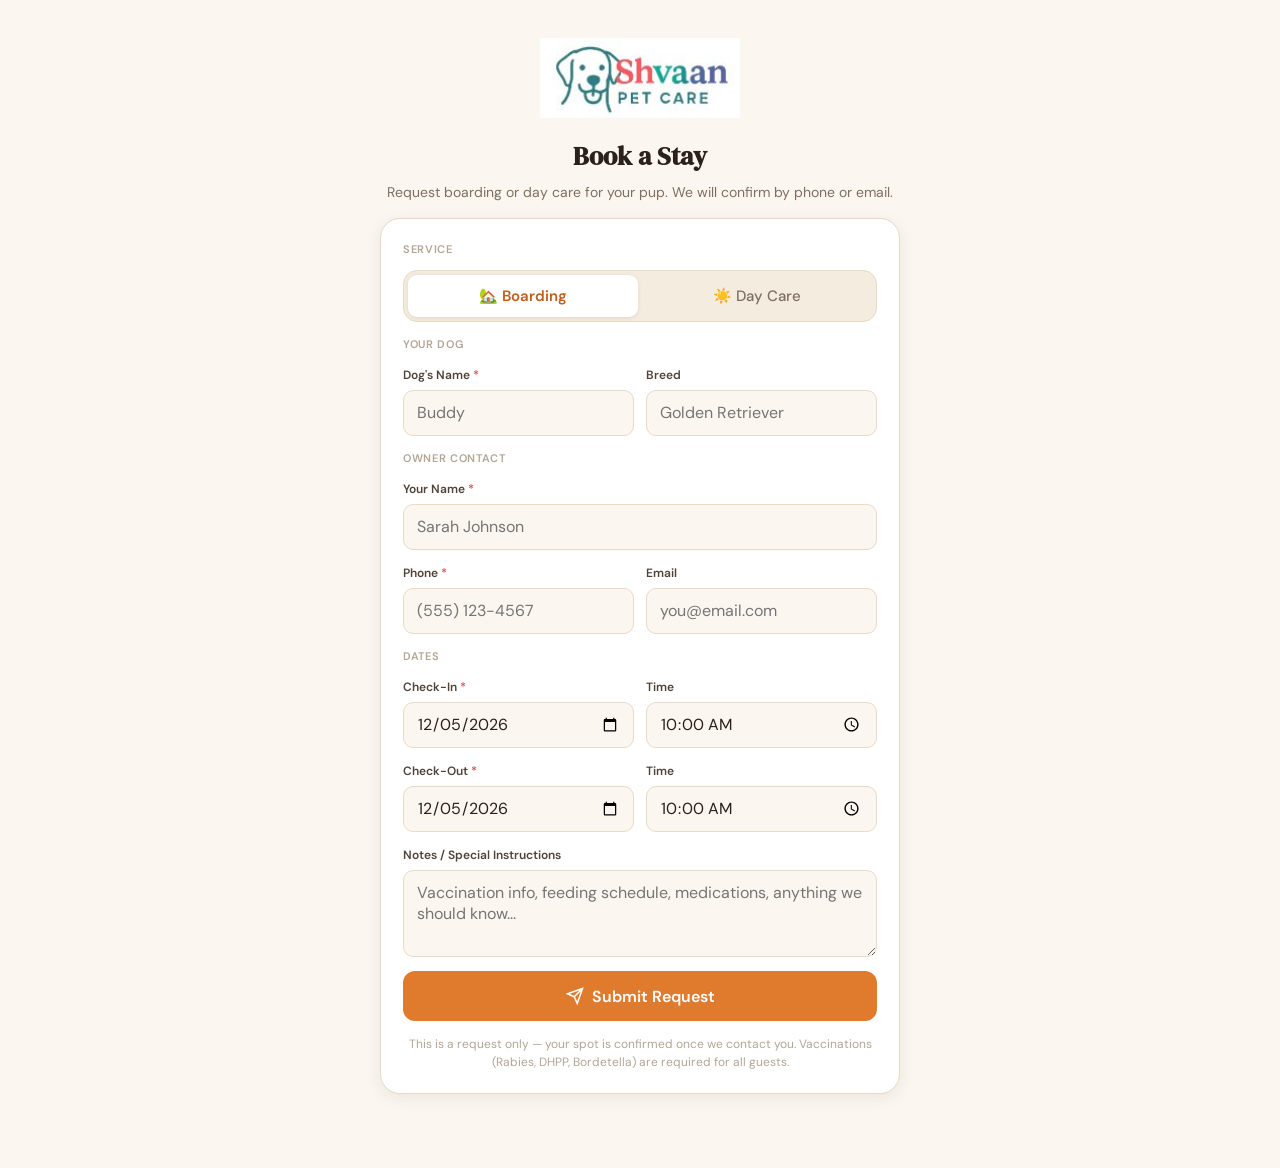
<file: book.html>
<!DOCTYPE html>
<html lang="en">
<head>
<meta charset="UTF-8">
<meta name="viewport" content="width=device-width, initial-scale=1.0, viewport-fit=cover">
<title>Book a Stay — Shvaan Pet Care</title>
<link rel="preconnect" href="https://fonts.googleapis.com">
<link rel="preconnect" href="https://fonts.gstatic.com" crossorigin>
<link href="https://fonts.googleapis.com/css2?family=DM+Serif+Display&family=DM+Sans:wght@300;400;500;600&display=swap" rel="stylesheet">
<style>
*,*::before,*::after{box-sizing:border-box;margin:0;padding:0}
:root{--cream:#FBF6EF;--crm:#F5ECE0;--crd:#EAD9C6;--br:#E07B2E;--bd:#C25E18;--ink:#2A211A;--inm:#4F4339;--inl:#7E6F61;--inf:#B3A595;--wh:#FFF;--dng:#D9534F;--fo:#2E8B82}
html{font-size:16px;-webkit-text-size-adjust:100%}
body{font-family:'DM Sans',sans-serif;background:var(--cream);color:var(--ink);line-height:1.6;min-height:100vh;padding:20px 16px 60px}
.wrap{max-width:520px;margin:0 auto}
.hero{text-align:center;padding:18px 0 14px}
.hero img{height:80px;width:auto;max-width:80%;object-fit:contain;margin-bottom:10px}
.hero h1{font-family:'DM Serif Display',serif;font-size:26px;color:var(--ink)}
.hero p{font-size:14px;color:var(--inl);margin-top:4px}
.card{background:var(--wh);border:1px solid var(--crd);border-radius:20px;padding:22px;box-shadow:0 4px 16px rgba(42,33,26,.08);margin-bottom:14px}
.fd{display:flex;flex-direction:column;gap:5px;margin-bottom:14px}
.fd label{font-size:12px;font-weight:600;color:var(--inm)}
.req{color:var(--dng)}
.fd input,.fd select,.fd textarea{height:46px;padding:0 13px;border:1.5px solid var(--crd);border-radius:10px;background:var(--cream);color:var(--ink);font-size:16px;font-family:'DM Sans',sans-serif;outline:none;width:100%;-webkit-appearance:none}
.fd textarea{height:auto;padding:11px 13px;resize:vertical}
.fd input:focus,.fd select:focus,.fd textarea:focus{border-color:var(--br);box-shadow:0 0 0 3px rgba(224,123,46,.13);background:var(--wh)}
.row{display:grid;grid-template-columns:1fr 1fr;gap:12px}
@media(max-width:480px){.row{grid-template-columns:1fr}}
.seg{display:flex;background:var(--crm);border:1.5px solid var(--crd);border-radius:14px;padding:4px;gap:4px;margin-bottom:14px}
.seg button{flex:1;padding:11px;border:none;background:none;border-radius:9px;font-size:15px;font-weight:500;color:var(--inl);cursor:pointer;font-family:'DM Sans',sans-serif}
.seg button.on{background:var(--wh);color:var(--bd);font-weight:600;box-shadow:0 1px 4px rgba(42,33,26,.1)}
.btn{width:100%;height:50px;border:none;border-radius:12px;background:var(--br);color:#fff;font-size:16px;font-weight:600;font-family:'DM Sans',sans-serif;cursor:pointer;display:flex;align-items:center;justify-content:center;gap:8px}
.btn:active{background:var(--bd)}
.btn:disabled{opacity:.6}
.note{font-size:12px;color:var(--inf);text-align:center;margin-top:14px;line-height:1.5}
.ok{text-align:center;padding:40px 20px}
.ok .em{font-size:54px;margin-bottom:14px}
.ok h2{font-family:'DM Serif Display',serif;font-size:24px;color:var(--ink);margin-bottom:8px}
.ok p{font-size:14px;color:var(--inl);margin-bottom:20px}
.err{background:#FBEDEC;color:var(--dng);border:1px solid #EAB0AC;border-radius:10px;padding:10px 13px;font-size:13px;margin-bottom:14px;display:none}
.sec-title{font-size:11px;font-weight:600;text-transform:uppercase;letter-spacing:.06em;color:var(--inf);margin-bottom:12px}
</style>
</head>
<body>
<div class="wrap">
  <div class="hero">
    <img src="[data-uri]" alt="Shvaan Pet Care">
    <h1>Book a Stay</h1>
    <p>Request boarding or day care for your pup. We will confirm by phone or email.</p>
  </div>
  <div class="card" id="form-card">
    <div class="err" id="err"></div>
    <div class="sec-title">Service</div>
    <div class="seg"><button type="button" class="on" id="seg-b" onclick="setSvc('boarding')">🏡 Boarding</button><button type="button" id="seg-d" onclick="setSvc('daycare')">☀️ Day Care</button></div>
    <div class="sec-title">Your Dog</div>
    <div class="row"><div class="fd"><label>Dog's Name <span class="req">*</span></label><input id="dog" placeholder="Buddy"></div><div class="fd"><label>Breed</label><input id="breed" placeholder="Golden Retriever"></div></div>
    <div class="sec-title">Owner Contact</div>
    <div class="fd"><label>Your Name <span class="req">*</span></label><input id="owner" placeholder="Sarah Johnson"></div>
    <div class="row"><div class="fd"><label>Phone <span class="req">*</span></label><input id="phone" type="tel" placeholder="(555) 123-4567"></div><div class="fd"><label>Email</label><input id="email" type="email" placeholder="you@email.com"></div></div>
    <div class="sec-title">Dates</div>
    <div class="row"><div class="fd"><label>Check-In <span class="req">*</span></label><input id="ci" type="date"></div><div class="fd"><label>Time</label><input id="cit" type="time" value="10:00"></div></div>
    <div class="row"><div class="fd"><label>Check-Out <span class="req">*</span></label><input id="co" type="date"></div><div class="fd"><label>Time</label><input id="cot" type="time" value="10:00"></div></div>
    <div class="fd"><label>Notes / Special Instructions</label><textarea id="notes" rows="3" placeholder="Vaccination info, feeding schedule, medications, anything we should know..."></textarea></div>
    <button class="btn" id="submit" onclick="submitReq()"><svg viewBox="0 0 24 24" fill="none" stroke="currentColor" stroke-width="2" style="width:18px;height:18px"><path d="M22 2L11 13M22 2l-7 20-4-9-9-4 20-7z"/></svg>Submit Request</button>
    <div class="note">This is a request only — your spot is confirmed once we contact you. Vaccinations (Rabies, DHPP, Bordetella) are required for all guests.</div>
  </div>
  <div class="card ok" id="ok-card" style="display:none">
    <div class="em">🐾</div>
    <h2>Request received!</h2>
    <p>Thanks! We've got your request and will reach out to confirm availability shortly.</p>
    <button class="btn" onclick="location.reload()">Submit Another</button>
  </div>
</div>
<script>
const SB='https://xtvyyszobucmaktpulxt.supabase.co',SK='sb_publishable_yz_iycmCCjIld2KoB_SNDg_TLHYHdhv';
let svc='boarding';
function setSvc(s){svc=s;document.getElementById('seg-b').classList.toggle('on',s==='boarding');document.getElementById('seg-d').classList.toggle('on',s==='daycare');}
const today=new Date().toISOString().split('T')[0];
document.getElementById('ci').value=today;document.getElementById('co').value=today;
function showErr(m){const e=document.getElementById('err');e.textContent=m;e.style.display='block';e.scrollIntoView({behavior:'smooth',block:'center'});}
async function submitReq(){
  const dog=document.getElementById('dog').value.trim();
  const owner=document.getElementById('owner').value.trim();
  const phone=document.getElementById('phone').value.trim();
  const email=document.getElementById('email').value.trim();
  const ci=document.getElementById('ci').value,cit=document.getElementById('cit').value;
  const co=document.getElementById('co').value,cot=document.getElementById('cot').value;
  const notes=document.getElementById('notes').value.trim();
  const breed=document.getElementById('breed').value.trim();
  document.getElementById('err').style.display='none';
  if(!dog||!owner||!phone){showErr('Please fill in your dog name, your name, and phone number.');return;}
  if(!ci||!co){showErr('Please choose check-in and check-out dates.');return;}
  const inDt=new Date(ci+'T'+(cit||'10:00')),outDt=new Date(co+'T'+(cot||'10:00'));
  if(outDt<=inDt){showErr('Check-out must be after check-in.');return;}
  const btn=document.getElementById('submit');btn.disabled=true;btn.textContent='Sending…';
  const rec={id:Date.now().toString()+Math.random().toString(36).slice(2),dog_id:null,dog_name:dog,owner_name:owner,service:svc,checkin:inDt.toISOString(),checkout:outDt.toISOString(),notes:[breed?'Breed: '+breed:'',email?'Email: '+email:'','Phone: '+phone,notes].filter(Boolean).join(' | '),status:'pending',created_at:new Date().toISOString(),source:'public'};
  try{
    const res=await fetch(SB+'/rest/v1/requests',{method:'POST',headers:{'apikey':SK,'Authorization':'Bearer '+SK,'Content-Type':'application/json'},body:JSON.stringify(rec)});
    if(!res.ok){const t=await res.text();throw new Error(t||'Submission failed');}
    document.getElementById('form-card').style.display='none';
    document.getElementById('ok-card').style.display='block';
    window.scrollTo({top:0,behavior:'smooth'});
  }catch(e){btn.disabled=false;btn.innerHTML='Submit Request';showErr('Sorry, something went wrong: '+e.message+'. Please call us instead.');}
}
</script>
</body>
</html>
</file>
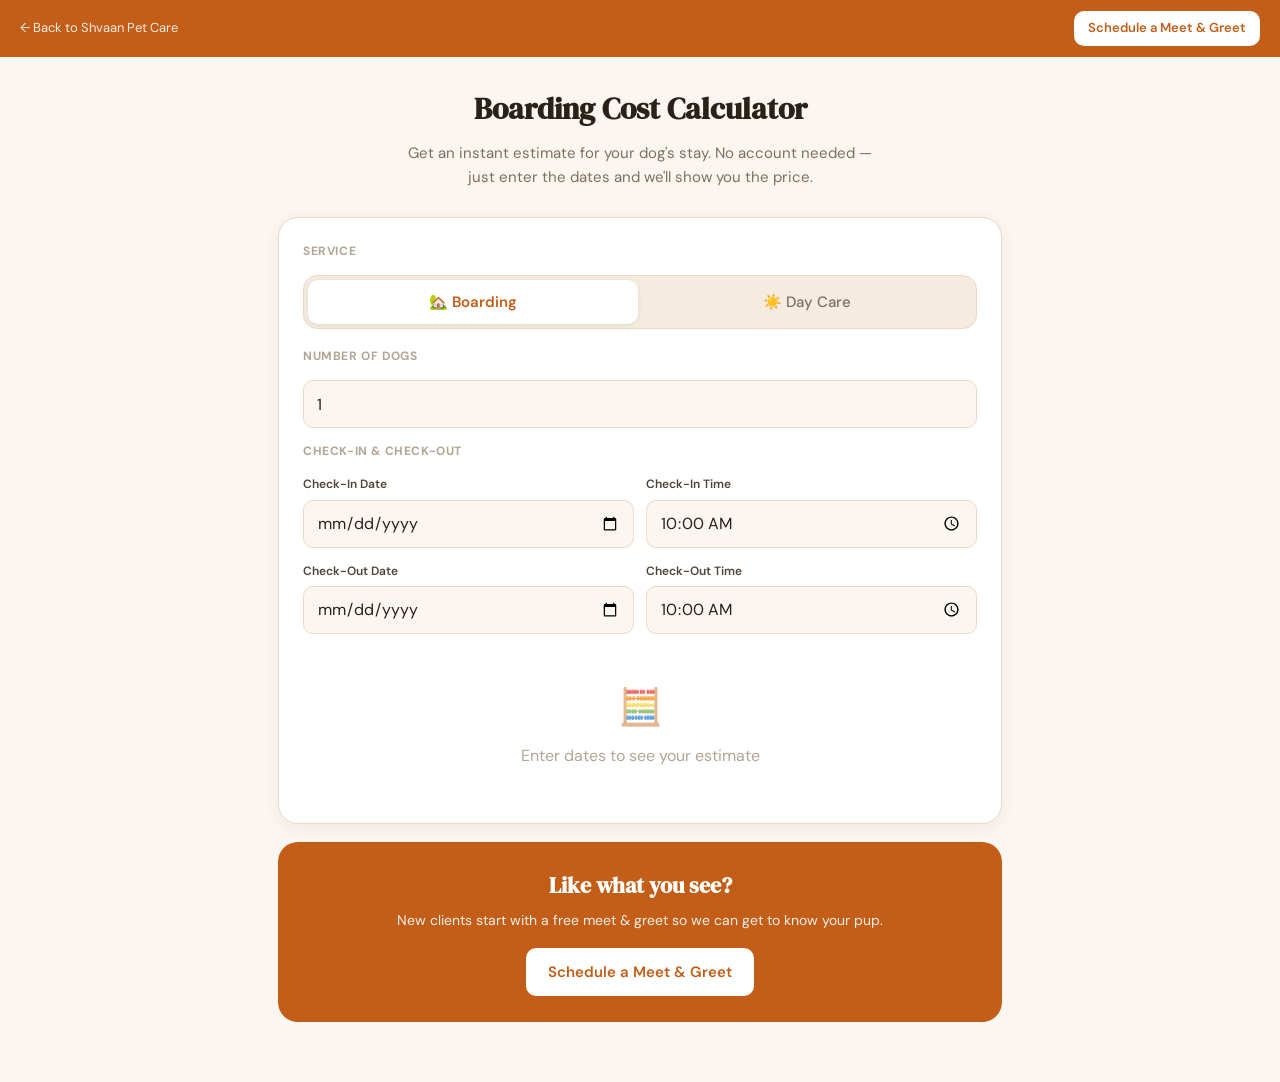
<file: calculator.html>
<!DOCTYPE html>
<html lang="en">
<head>
<meta charset="UTF-8">
<meta name="viewport" content="width=device-width, initial-scale=1.0, viewport-fit=cover">
<title>Boarding Cost Calculator — Shvaan Pet Care</title>
<meta name="description" content="Estimate the cost of boarding or day care for your dog at Shvaan Pet Care in Austin, TX.">
<link rel="preconnect" href="https://fonts.googleapis.com">
<link rel="preconnect" href="https://fonts.gstatic.com" crossorigin>
<link href="https://fonts.googleapis.com/css2?family=DM+Serif+Display&family=DM+Sans:wght@300;400;500;600;700&display=swap" rel="stylesheet">
<style>
*,*::before,*::after{box-sizing:border-box;margin:0;padding:0}
:root{
  --cream:#FBF6EF;--cream-mid:#F5ECE0;--cream-dark:#EAD9C6;
  --brown-dark:#C25E18;--brown:#E07B2E;--brown-light:#F0A868;
  --ink:#2A211A;--ink-mid:#4F4339;--ink-light:#7E6F61;--ink-faint:#B3A595;
  --white:#FFF;--danger:#D9534F;--forest:#2E8B82;--forest-pale:#EAF4F3;
  --gold-pale:#FBF0DD;--r1:6px;--r2:10px;--r3:16px;--r4:20px;
}
html{font-size:16px;-webkit-text-size-adjust:100%}
body{font-family:'DM Sans',sans-serif;background:var(--cream);color:var(--ink);line-height:1.6;min-height:100vh}

/* top bar */
.topbar{background:var(--brown-dark);padding:11px 20px;display:flex;align-items:center;justify-content:space-between;gap:12px}
.topbar a.back{color:rgba(255,255,255,.88);font-size:13px;text-decoration:none;display:flex;align-items:center;gap:6px}
.topbar a.back:hover{color:#fff}
.topbar a.cta{background:var(--white);color:var(--brown-dark);font-size:13px;font-weight:600;padding:7px 14px;border-radius:var(--r2);text-decoration:none;white-space:nowrap}

.wrap{max-width:760px;margin:0 auto;padding:28px 18px 60px}
.hero{text-align:center;margin-bottom:28px}
.hero h1{font-family:'DM Serif Display',serif;font-size:30px;color:var(--ink);margin-bottom:8px}
.hero p{font-size:15px;color:var(--ink-light);max-width:480px;margin:0 auto}

.card{background:var(--white);border:1px solid var(--cream-dark);border-radius:var(--r4);padding:24px;box-shadow:0 4px 18px rgba(42,33,26,.06);margin-bottom:18px}
.ct{font-size:12px;font-weight:700;text-transform:uppercase;letter-spacing:.05em;color:var(--ink-faint);margin-bottom:14px}

.seg{display:flex;background:var(--cream-mid);border:1.5px solid var(--cream-dark);border-radius:14px;padding:4px;gap:4px;margin-bottom:18px}
.seg button{flex:1;padding:12px;border:none;background:none;border-radius:10px;font-size:15px;font-weight:500;color:var(--ink-light);cursor:pointer;font-family:'DM Sans',sans-serif}
.seg button.on{background:var(--white);color:var(--brown-dark);font-weight:600;box-shadow:0 1px 4px rgba(42,33,26,.1)}

.fd{display:flex;flex-direction:column;gap:5px;margin-bottom:14px}
.fd label{font-size:12px;font-weight:600;color:var(--ink-mid)}
.fd input,.fd select{height:48px;padding:0 13px;border:1.5px solid var(--cream-dark);border-radius:10px;background:var(--cream);color:var(--ink);font-size:16px;font-family:'DM Sans',sans-serif;outline:none;width:100%;-webkit-appearance:none}
.fd input:focus,.fd select:focus{border-color:var(--brown);box-shadow:0 0 0 3px rgba(224,123,46,.13);background:var(--white)}
.g2{display:grid;grid-template-columns:1fr 1fr;gap:12px}
@media(max-width:520px){.g2{grid-template-columns:1fr}}

.result{background:var(--cream-mid);border:1.5px solid var(--cream-dark);border-radius:var(--r3);padding:20px;margin-top:6px}
.rline{display:flex;justify-content:space-between;align-items:center;padding:7px 0;font-size:14px;color:var(--ink-mid);border-bottom:1px solid var(--cream-dark)}
.rline:last-of-type{border-bottom:none}
.rline .v{font-weight:600;color:var(--ink)}
.gtotal{display:flex;justify-content:space-between;align-items:center;margin-top:14px;padding-top:14px;border-top:2px solid var(--cream-dark)}
.gtotal .lbl{font-size:14px;font-weight:600;color:var(--ink-mid)}
.gtotal .amt{font-family:'DM Serif Display',serif;font-size:30px;color:var(--brown-dark)}
.est-note{font-size:12px;color:var(--ink-faint);margin-top:12px;line-height:1.5;text-align:center}
.empty{text-align:center;padding:30px 20px;color:var(--ink-faint)}
.empty .ei{font-size:36px;display:block;margin-bottom:8px;opacity:.7}

.cta-band{background:var(--brown-dark);border-radius:var(--r4);padding:26px;text-align:center;color:#fff;margin-top:6px}
.cta-band h2{font-family:'DM Serif Display',serif;font-size:22px;margin-bottom:6px}
.cta-band p{font-size:14px;opacity:.9;margin-bottom:16px}
.cta-band a{background:var(--white);color:var(--brown-dark);font-size:15px;font-weight:600;padding:12px 22px;border-radius:var(--r2);text-decoration:none;display:inline-block}
</style>
</head>
<body>
<div class="topbar">
  <a class="back" href="index.html">← Back to Shvaan Pet Care</a>
  <a class="cta" href="book.html">Schedule a Meet &amp; Greet</a>
</div>

<div class="wrap">
  <div class="hero">
    <h1>Boarding Cost Calculator</h1>
    <p>Get an instant estimate for your dog's stay. No account needed — just enter the dates and we'll show you the price.</p>
  </div>

  <div class="card">
    <div class="ct">Service</div>
    <div class="seg">
      <button type="button" class="on" id="seg-b" onclick="setSvc('boarding')">🏡 Boarding</button>
      <button type="button" id="seg-d" onclick="setSvc('daycare')">☀️ Day Care</button>
    </div>

    <div class="ct">Number of Dogs</div>
    <div class="fd">
      <input type="number" id="num-dogs" min="1" max="10" value="1" oninput="recalc()">
    </div>

    <div class="ct" id="dates-title">Check-In &amp; Check-Out</div>
    <div class="g2">
      <div class="fd"><label>Check-In Date</label><input type="date" id="ci-d" oninput="recalc()"></div>
      <div class="fd"><label>Check-In Time</label><input type="time" id="ci-t" value="10:00" oninput="recalc()"></div>
    </div>
    <div class="g2">
      <div class="fd"><label>Check-Out Date</label><input type="date" id="co-d" oninput="recalc()"></div>
      <div class="fd"><label>Check-Out Time</label><input type="time" id="co-t" value="10:00" oninput="recalc()"></div>
    </div>

    <div id="result-area"></div>
  </div>

  <div class="cta-band">
    <h2>Like what you see?</h2>
    <p>New clients start with a free meet &amp; greet so we can get to know your pup.</p>
    <a href="book.html">Schedule a Meet &amp; Greet</a>
  </div>
</div>

<script>
/* ── Public pricing config (display only — final price set at check-out) ── */
var RATES = { boarding: 55, daycare: 35 };
var THRESHOLD_HRS = 3;     // extra hours beyond a full 24-hr day before surcharge
var SURCHARGE_TYPE = 'percent'; // 'percent' or 'fixed'
var SURCHARGE_PCT = 50;    // % of daily rate added when over threshold
var SURCHARGE_AMT = 25;    // fixed $ amount added when over threshold
var svc = 'boarding';

function setSvc(s){
  svc = s;
  document.getElementById('seg-b').classList.toggle('on', s==='boarding');
  document.getElementById('seg-d').classList.toggle('on', s==='daycare');
  document.getElementById('dates-title').textContent = s==='daycare' ? 'Day Care Date & Times' : 'Check-In & Check-Out';
  recalc();
}

function getTimes(){
  var ci=document.getElementById('ci-d').value, ct=document.getElementById('ci-t').value;
  var co=document.getElementById('co-d').value, ot=document.getElementById('co-t').value;
  if(!ci||!ct||!co||!ot) return null;
  var i=new Date(ci+'T'+ct), o=new Date(co+'T'+ot);
  if(isNaN(i)||isNaN(o)||o<=i) return null;
  return {i:i,o:o};
}

function calcOne(i,o){
  var rate = svc==='boarding' ? RATES.boarding : RATES.daycare;
  var hrs = (o-i)/3600000;
  if(svc==='daycare'){
    var days=Math.max(1,Math.ceil(hrs/24));
    return {rate:rate, fullDays:days, extraHrs:0, surcharge:0, total:+(rate*days).toFixed(2)};
  }
  var full=Math.floor(hrs/24), rem=hrs-full*24;
  var sur = rem>THRESHOLD_HRS ? (SURCHARGE_TYPE==='fixed' ? +SURCHARGE_AMT.toFixed(2) : +(rate*SURCHARGE_PCT/100).toFixed(2)) : 0;
  var total = +((full===0&&rem>0 ? rate : rate*full)+sur).toFixed(2);
  return {rate:rate, fullDays:full, extraHrs:+rem.toFixed(2), surcharge:sur, total:total};
}

function recalc(){
  var ra=document.getElementById('result-area');
  var times=getTimes();
  var num=parseInt(document.getElementById('num-dogs').value)||0;
  if(!times||num<1){
    ra.innerHTML='<div class="empty"><span class="ei">🧮</span><p>Enter dates to see your estimate</p></div>';
    return;
  }
  var one=calcOne(times.i,times.o);
  var grand=+(one.total*num).toFixed(2);
  var fd=function(d){return d.toLocaleDateString('en-US',{month:'short',day:'numeric',year:'numeric'})+' '+d.toLocaleTimeString('en-US',{hour:'numeric',minute:'2-digit'});};
  var durLabel = one.fullDays+(svc==='boarding'?' night':' day')+(one.fullDays!==1?'s':'')+(one.extraHrs>0?' + '+one.extraHrs+'h':'');
  ra.innerHTML =
    '<div class="result">'+
      '<div class="rline"><span>'+(svc==='boarding'?'🏡 Boarding':'☀️ Day Care')+' rate</span><span class="v">$'+one.rate.toFixed(2)+(svc==='boarding'?' / 24 hrs':' / day')+'</span></div>'+
      '<div class="rline"><span>Duration</span><span class="v">'+durLabel+'</span></div>'+
      (one.surcharge>0?'<div class="rline"><span>Late check-out surcharge (per dog)</span><span class="v">+$'+one.surcharge.toFixed(2)+'</span></div>':'')+
      '<div class="rline"><span>Per dog</span><span class="v">$'+one.total.toFixed(2)+'</span></div>'+
      (num>1?'<div class="rline"><span>Number of dogs</span><span class="v">× '+num+'</span></div>':'')+
      '<div class="gtotal"><span class="lbl">Estimated total</span><span class="amt">$'+grand.toFixed(2)+'</span></div>'+
      '<div class="est-note">'+fd(times.i)+' → '+fd(times.o)+'<br>This is an estimate. The final price is confirmed at check-out based on actual drop-off and pick-up times.</div>'+
    '</div>';
}

// init
recalc();
</script>
</body>
</html>
</file>
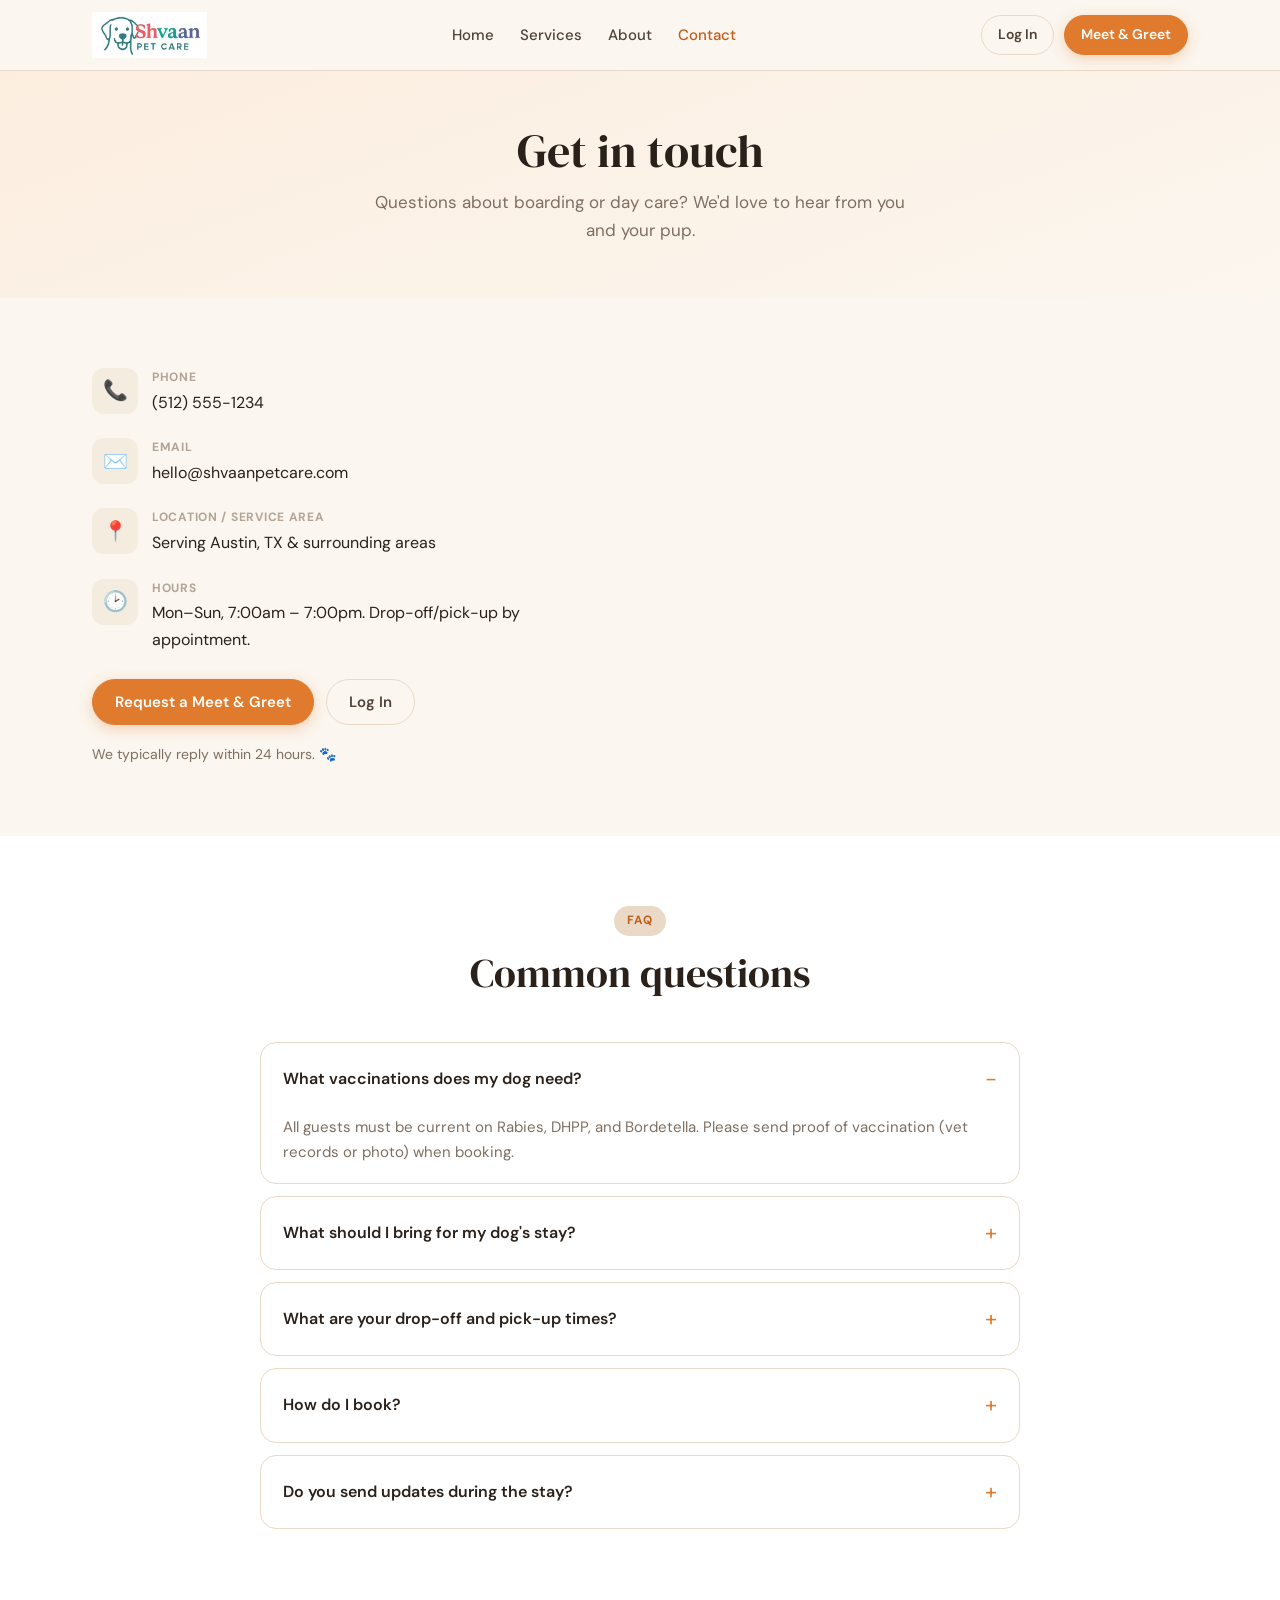
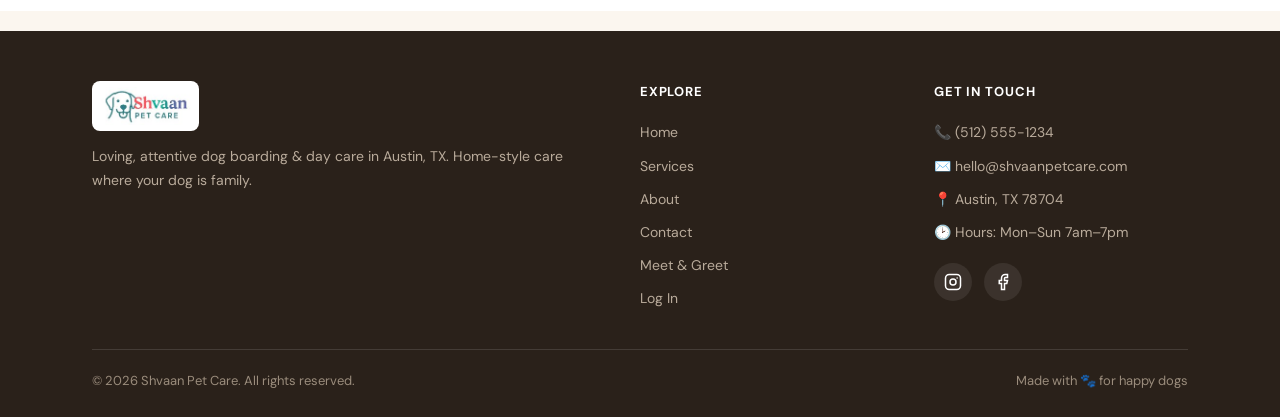
<file: contact.html>
<!DOCTYPE html>
<html lang="en">
<head>
<meta charset="UTF-8">
<meta name="viewport" content="width=device-width, initial-scale=1.0">
<title>Contact — Shvaan Pet Care</title>
<meta name="description" content="Shvaan Pet Care — loving dog boarding and day care. A safe, attentive home away from home for your dog.">
<link rel="preconnect" href="https://fonts.googleapis.com"><link rel="preconnect" href="https://fonts.gstatic.com" crossorigin>
<link href="https://fonts.googleapis.com/css2?family=DM+Serif+Display&family=DM+Sans:wght@400;500;600;700&display=swap" rel="stylesheet">
<link rel="stylesheet" href="site.css">
</head>
<body>
<header class="site">
  <div class="wrap nav">
    <a class="nav-logo" href="home.html"><img src="[data-uri]" alt="Shvaan Pet Care"></a>
    <nav class="nav-links">
      <a href="home.html">Home</a>
      <a href="services.html">Services</a>
      <a href="about.html">About</a>
      <a href="contact.html" class="active">Contact</a>
    </nav>
    <div class="nav-cta">
      <a class="btn btn-ghost btn-sm" href="app.html">Log In</a>
      <a class="btn btn-primary btn-sm" href="meet-greet.html">Meet &amp; Greet</a>
      <button class="menu-toggle" onclick="document.getElementById('mm').classList.toggle('open')" aria-label="Menu"><svg viewBox="0 0 24 24" fill="none" stroke="currentColor" stroke-width="2"><line x1="3" y1="6" x2="21" y2="6"/><line x1="3" y1="12" x2="21" y2="12"/><line x1="3" y1="18" x2="21" y2="18"/></svg></button>
    </div>
  </div>
  <div class="mobile-menu" id="mm">
    <a href="home.html">Home</a><a href="services.html">Services</a><a href="about.html">About</a><a href="contact.html">Contact</a>
    <a class="btn btn-ghost" href="app.html">Log In</a>
    <a class="btn btn-primary" href="meet-greet.html">Meet &amp; Greet</a>
  </div>
</header>

<section class="page-hero"><div class="wrap"><h1>Get in touch</h1><p>Questions about boarding or day care? We'd love to hear from you and your pup.</p></div></section>

<section>
  <div class="wrap"><div class="contact-grid">
    <div class="contact-info">
      <div class="row"><div class="ci-ico">📞</div><div><div class="ci-label">Phone</div><div class="ci-val"><a href="tel:(512) 555-1234">(512) 555-1234</a></div></div></div>
      <div class="row"><div class="ci-ico">✉️</div><div><div class="ci-label">Email</div><div class="ci-val"><a href="mailto:hello@shvaanpetcare.com">hello@shvaanpetcare.com</a></div></div></div>
      <div class="row"><div class="ci-ico">📍</div><div><div class="ci-label">Location / Service Area</div><div class="ci-val">Serving Austin, TX & surrounding areas</div></div></div>
      <div class="row"><div class="ci-ico">🕑</div><div><div class="ci-label">Hours</div><div class="ci-val">Mon–Sun, 7:00am – 7:00pm. Drop-off/pick-up by appointment.</div></div></div>
      <div style="margin-top:26px;display:flex;gap:12px;flex-wrap:wrap">
        <a class="btn btn-primary" href="meet-greet.html">Request a Meet &amp; Greet</a>
        <a class="btn btn-ghost" href="app.html">Log In</a>
      </div>
      <p class="muted" style="font-size:14px;margin-top:18px">We typically reply within 24 hours. 🐾</p>
    </div>
    <div>
      <div class="map-box" style="display:none"></div>
    </div>
  </div></div>
</section>

<section class="alt">
  <div class="wrap">
    <div class="section-head"><span class="tag">FAQ</span><h2>Common questions</h2></div>
    <div class="faq">
      <details open><summary>What vaccinations does my dog need?</summary><p>All guests must be current on Rabies, DHPP, and Bordetella. Please send proof of vaccination (vet records or photo) when booking.</p></details>
      <details><summary>What should I bring for my dog's stay?</summary><p>Please bring food (if using your own brand), any medications, and optionally a favorite bed/blanket or toy for comfort.</p></details>
      <details><summary>What are your drop-off and pick-up times?</summary><p>Drop-off: 7:00am – 10:00am (by appointment). Pick-up: 5:00pm – 7:00pm (by appointment). Please contact us to schedule your preferred times.</p></details>
      <details><summary>How do I book?</summary><p>New clients start with a <a href="meet-greet.html">Meet &amp; Greet</a> so we can get to know your dog. After that, we'll set you up with an account where you can add your dog's profile and request stays anytime.</p></details>
      <details><summary>Do you send updates during the stay?</summary><p>Yes — we share photos and updates so you can see how your pup is settling in and having fun.</p></details>
    </div>
  </div>
</section>

<footer class="site">
  <div class="wrap">
    <div class="f-grid">
      <div>
        <img class="f-logo" src="[data-uri]" alt="Shvaan Pet Care">
        <p>Loving, attentive dog boarding & day care in Austin, TX. Home-style care where your dog is family.</p>
      </div>
      <div>
        <h4>Explore</h4>
        <div class="f-links">
          <a href="home.html">Home</a><a href="services.html">Services</a>
          <a href="about.html">About</a><a href="contact.html">Contact</a>
          <a href="meet-greet.html">Meet &amp; Greet</a><a href="app.html">Log In</a>
        </div>
      </div>
      <div>
        <h4>Get in touch</h4>
        <div class="f-links">
          <a href="tel:(512) 555-1234">📞 (512) 555-1234</a>
          <a href="mailto:hello@shvaanpetcare.com">✉️ hello@shvaanpetcare.com</a>
          <a href="#" onclick="event.preventDefault()">📍 Austin, TX 78704</a>
          <a href="#" onclick="event.preventDefault()">🕑 Hours: Mon–Sun 7am–7pm</a>
        </div>
        <div class="socials" style="margin-top:14px">
          <a href="https://instagram.com/shvaanpetcare" aria-label="Instagram"><svg viewBox="0 0 24 24" fill="none" stroke="currentColor" stroke-width="2"><rect x="2" y="2" width="20" height="20" rx="5"/><circle cx="12" cy="12" r="4"/><circle cx="17.5" cy="6.5" r="1" fill="currentColor" stroke="none"/></svg></a>
          <a href="https://facebook.com/shvaanpetcare" aria-label="Facebook"><svg viewBox="0 0 24 24" fill="none" stroke="currentColor" stroke-width="2"><path d="M18 2h-3a5 5 0 0 0-5 5v3H7v4h3v8h4v-8h3l1-4h-4V7a1 1 0 0 1 1-1h3z"/></svg></a>
        </div>
      </div>
    </div>
    <div class="f-bottom">
      <span>© <span id="yr"></span> Shvaan Pet Care. All rights reserved.</span>
      <span>Made with 🐾 for happy dogs</span>
    </div>
  </div>
</footer>
<script>document.getElementById('yr').textContent=new Date().getFullYear();</script>
</body>
</html>
</file>
<file: css/styles.css>
/* Shvaan Pet Care — styles (extracted from single-file v1) */
*,*::before,*::after{box-sizing:border-box;margin:0;padding:0}
:root{
  --cream:#FBF6EF;--cream-mid:#F5ECE0;--cream-dark:#EAD9C6;
  --brown-light:#F0A868;--brown:#E07B2E;--brown-dark:#C25E18;
  --forest:#E07B2E;--forest-light:#F0A868;--forest-pale:#FCEEDF;
  --ink:#2A211A;--ink-mid:#4F4339;--ink-light:#7E6F61;--ink-faint:#B3A595;
  --white:#FFFFFF;--danger:#D9534F;--danger-pale:#FBEDEC;
  --gold:#C8841C;--gold-pale:#FDF4E5;
  --coral:#E8674C;--coral-pale:#FCEEEA;
  --r1:6px;--r2:10px;--r3:16px;--r4:20px;
  --s1:0 1px 4px rgba(42,33,26,.07);--s2:0 4px 16px rgba(42,33,26,.10);--s3:0 8px 32px rgba(42,33,26,.16);
  --nav-h:62px;
}
html{font-size:16px;scroll-behavior:smooth;-webkit-text-size-adjust:100%}
body{font-family:'DM Sans',sans-serif;background:var(--cream);color:var(--ink);min-height:100vh;line-height:1.6}

/* ── Layout ── */
.app{display:flex;flex-direction:column;min-height:100vh}
/* top nav */
.topnav{background:var(--brown-dark);display:flex;align-items:center;justify-content:space-between;padding:0 20px;height:56px;position:sticky;top:0;z-index:300;gap:16px}
.tn-left{display:flex;align-items:center;gap:0;min-width:0;flex:1}
.tn-logo{height:38px;width:120px;object-fit:contain;background:white;border-radius:6px;padding:4px 8px;flex-shrink:0;margin-right:14px}
.tn-nav{display:flex;align-items:center;gap:2px;overflow-x:auto;scrollbar-width:none;-webkit-overflow-scrolling:touch}
.tn-nav::-webkit-scrollbar{display:none}
.tn-right{display:flex;align-items:center;gap:10px;flex-shrink:0}
.tn-notif-btn{background:none;width:36px;height:36px}
.tn-notif-btn svg{color:var(--brown-light)}
.tn-logout{display:flex;align-items:center;gap:5px;background:none;border:1px solid rgba(255,255,255,.15);border-radius:var(--r2);padding:6px 11px;cursor:pointer;color:rgba(255,255,255,.65);font-family:'DM Sans',sans-serif;font-size:12px;white-space:nowrap;transition:background .15s}
.tn-logout:hover{background:rgba(255,255,255,.08);color:var(--cream)}

/* nav items in top nav */
.tn-nav{display:flex;align-items:stretch;gap:0;overflow-x:auto;scrollbar-width:none;-webkit-overflow-scrolling:touch}
.tn-nav::-webkit-scrollbar{display:none}
.ni{display:flex;align-items:center;gap:7px;padding:0 11px;height:56px;border-radius:0;cursor:pointer;font-size:13px;font-weight:500;color:rgba(255,255,255,.78);transition:color .15s,border-color .15s;border:none;border-bottom:3px solid transparent;background:none;white-space:nowrap;font-family:'DM Sans',sans-serif;position:relative}
.ni:hover{color:#fff;background:rgba(255,255,255,.07)}
.ni.active{color:#fff;font-weight:600;border-bottom-color:var(--brown-light)}
.ni svg{width:15px;height:15px;flex-shrink:0;opacity:.75}
.ni.active svg{opacity:1}
.ni-badge{position:absolute;top:10px;right:4px;background:var(--danger);color:white;border-radius:99px;font-size:9px;font-weight:700;padding:1px 5px;min-width:16px;text-align:center}
.ni-sep{width:1px;background:rgba(255,255,255,.14);margin:12px 6px;flex-shrink:0}
.ni-util{opacity:.72;font-size:12px}

/* app body: main + right panel */
.app-body{display:flex;flex:1;align-items:flex-start;flex-direction:row;min-height:calc(100vh - 56px)}

/* right panel */
.right-panel{width:220px;flex-shrink:0;position:sticky;top:56px;height:calc(100vh - 56px);overflow-y:auto;background:var(--white);border-left:1px solid var(--cream-dark);padding:16px 14px;display:flex;flex-direction:column;gap:0;align-self:flex-start}
.rp-section{margin-bottom:20px}
.rp-title{font-size:10px;font-weight:700;text-transform:uppercase;letter-spacing:.07em;color:var(--ink-faint);margin-bottom:8px}
.rp-stats{display:grid;grid-template-columns:1fr 1fr;gap:7px}
.rp-stat{background:var(--cream-mid);border-radius:var(--r2);padding:9px 10px;text-align:center}
.rp-stat-num{font-size:22px;font-weight:700;color:var(--brown-dark);line-height:1}
.rp-stat-lbl{font-size:10px;color:var(--ink-faint);margin-top:3px}
.rp-list{display:flex;flex-direction:column;gap:5px}
.rp-item{display:flex;align-items:center;gap:8px;padding:7px 9px;background:var(--cream-mid);border-radius:var(--r2);font-size:12px;color:var(--ink-mid);cursor:pointer;transition:background .12s}
.rp-item:hover{background:var(--cream-dark)}
.rp-item-dot{width:7px;height:7px;border-radius:50%;flex-shrink:0}
.rp-item-dot.in{background:#6A8F6B}
.rp-item-dot.out{background:var(--gold)}
.rp-item-dot.soon{background:var(--blue)}
.rp-empty{font-size:12px;color:var(--ink-faint);font-style:italic;padding:4px 2px}

/* sidebar legacy (keep for any refs) */
.sb-foot{padding:14px 20px;border-top:1px solid rgba(255,255,255,.08);font-size:11px;color:rgba(196,168,130,.5);text-align:center;display:flex;align-items:center;justify-content:center;gap:6px}
.bni{position:relative}
.bni-badge{position:absolute;top:6px;right:calc(50% - 18px);background:var(--danger);color:white;border-radius:99px;font-size:9px;font-weight:700;padding:1px 5px;min-width:16px;text-align:center}
:root{--blue:#1A56A0;--bluep:#EBF2FB}
.bdg-b{background:var(--bluep);color:var(--blue);border:1px solid #BCCFE8}
.btn-b{background:var(--blue);color:white;border-color:var(--blue)}.btn-b:active{opacity:.85}
/* breed search */
.breed-wrap{position:relative}
.breed-dd{position:absolute;top:calc(100% + 3px);left:0;right:0;background:var(--white);border:1.5px solid var(--cream-dark);border-radius:var(--radius-md);box-shadow:var(--shadow-md);z-index:100;max-height:200px;overflow-y:auto;display:none}
.breed-opt{padding:9px 12px;font-size:13px;cursor:pointer;color:var(--ink-mid)}
.breed-opt:hover,.breed-opt.focused{background:var(--cream-mid);color:var(--ink)}
/* vacc */
.vacc-row{display:flex;gap:5px;flex-wrap:wrap;margin-top:6px}
.vbdg{font-size:10px;padding:2px 7px;border-radius:99px;font-weight:600;display:inline-flex;align-items:center;gap:3px}
.vbdg.ok{background:var(--forest-pale);color:var(--forest);border:1px solid #C0D5C1}
.vbdg.warn{background:var(--gold-pale);color:var(--gold);border:1px solid #E8D5A0}
.vbdg.exp{background:var(--danger-pale);color:var(--danger);border:1px solid #EAB0AC}
.vbdg.none{background:var(--cream-mid);color:var(--ink-faint);border:1px solid var(--cream-dark)}
.file-box{border:1.5px dashed var(--cream-dark);border-radius:var(--radius-md);padding:14px;text-align:center;cursor:pointer;transition:all .15s;background:var(--cream-mid)}
.file-box:hover{border-color:var(--brown);background:var(--white)}
.file-box.has-file{border-color:var(--forest);background:var(--forest-pale)}
/* notifications */
.notif-btn{position:relative;cursor:pointer;background:none;border:none;padding:0;display:flex;align-items:center;justify-content:center;width:38px;height:38px;border-radius:50%;transition:background .15s}
.notif-btn:hover{background:rgba(255,255,255,.1)}
.notif-btn svg{width:20px;height:20px;color:var(--brown-light)}
.notif-btn .nbadge{position:absolute;top:0;right:0;background:var(--danger);color:white;border-radius:99px;font-size:9px;font-weight:700;padding:1px 4px;min-width:15px;text-align:center;line-height:1.4}
.notif-panel{position:absolute;top:calc(100% + 8px);right:0;width:310px;background:var(--white);border:1px solid var(--cream-dark);border-radius:var(--radius-lg);box-shadow:var(--shadow-lg);z-index:500;overflow:hidden}
.notif-header{padding:11px 15px;border-bottom:1px solid var(--cream-dark);display:flex;justify-content:space-between;align-items:center;font-size:13px;font-weight:600;color:var(--ink)}
.notif-list{max-height:320px;overflow-y:auto}
.notif-item{padding:10px 14px;border-bottom:1px solid var(--cream-mid);display:flex;gap:9px;align-items:flex-start}
.notif-item:last-child{border-bottom:none}
.notif-icon{width:28px;height:28px;border-radius:50%;display:flex;align-items:center;justify-content:center;font-size:13px;flex-shrink:0}
.notif-icon.checkin{background:var(--forest-pale)}.notif-icon.checkout{background:var(--gold-pale)}.notif-icon.vacc{background:var(--danger-pale)}.notif-icon.req{background:var(--bluep)}
.notif-title{font-size:12px;font-weight:600;color:var(--ink)}
.notif-sub{font-size:11px;color:var(--ink-faint);margin-top:1px}
.notif-empty{padding:22px;text-align:center;font-size:13px;color:var(--ink-faint)}
.notif-wrap{position:relative}
/* calendar */
.cal-wrap{background:var(--white);border:1px solid var(--cream-dark);border-radius:var(--radius-xl);overflow:hidden;box-shadow:var(--shadow-sm);margin-bottom:14px}
.cal-header{display:flex;align-items:center;justify-content:space-between;padding:15px 18px;border-bottom:1px solid var(--cream-dark)}
.cal-title{font-family:'DM Serif Display',serif;font-size:18px;color:var(--ink)}
.cal-nav{display:flex;gap:4px}
.cal-nav button{width:32px;height:32px;border-radius:50%;border:1px solid var(--cream-dark);background:var(--cream-mid);cursor:pointer;display:flex;align-items:center;justify-content:center;transition:background .15s}
.cal-nav button:hover{background:var(--cream-dark)}
.cal-nav svg{width:15px;height:15px;color:var(--ink-mid)}
.cal-grid{display:grid;grid-template-columns:repeat(7,1fr)}
.cal-dow{padding:9px 0;text-align:center;font-size:10px;font-weight:600;letter-spacing:.05em;text-transform:uppercase;color:var(--ink-faint);border-bottom:1px solid var(--cream-dark)}
.cal-day{min-height:80px;padding:6px;border-right:1px solid var(--cream-mid);border-bottom:1px solid var(--cream-mid);cursor:pointer;transition:background .12s;position:relative}
.cal-day:nth-child(7n){border-right:none}
.cal-day:hover{background:var(--cream-mid)}
/* Occupancy highlighting: amber = only 1 space left, red = full */
.cal-day.occ-one-left{background:rgba(217,164,65,0.18)}
.cal-day.occ-one-left:hover{background:rgba(217,164,65,0.28)}
.cal-day.occ-full{background:rgba(193,79,63,0.16)}
.cal-day.occ-full:hover{background:rgba(193,79,63,0.26)}
.cal-day.occ-one-left::before,.cal-day.occ-full::before{content:'';position:absolute;top:0;left:0;width:4px;height:100%}
.cal-day.occ-one-left::before{background:var(--gold)}
.cal-day.occ-full::before{background:var(--danger)}
.cal-day.other-month .cal-day-num{color:var(--ink-faint);opacity:.35}
.cal-day.today .cal-day-num{background:var(--brown-dark);color:white;border-radius:50%;width:24px;height:24px;display:flex;align-items:center;justify-content:center;font-weight:700}
.cal-day-num{font-size:12px;font-weight:600;color:var(--ink-mid);margin-bottom:3px;width:24px;height:24px;display:flex;align-items:center;justify-content:center}
.cal-event{font-size:9px;font-weight:600;padding:2px 5px;border-radius:3px;margin-bottom:2px;white-space:nowrap;overflow:hidden;text-overflow:ellipsis}
.cal-event.in{background:#EEF6F0;color:var(--forest)}
.cal-event.out{background:var(--gold-pale);color:var(--gold)}
.cal-event.stay{background:var(--bluep);color:var(--blue)}
.cal-event.req{background:#F0EDFB;color:#6B4FA0}
.cal-event.more{background:var(--cream-mid);color:var(--ink-faint);font-style:italic}
.cal-legend{display:flex;gap:13px;padding:11px 18px;flex-wrap:wrap;border-top:1px solid var(--cream-mid)}
.cal-legend-item{display:flex;align-items:center;gap:5px;font-size:11px;color:var(--ink-light)}
.cal-legend-dot{width:10px;height:10px;border-radius:2px;flex-shrink:0}
@media(max-width:700px){.cal-day{min-height:52px;padding:4px}.cal-event{display:none}.cal-day.has-events::after{content:'';position:absolute;bottom:3px;left:50%;transform:translateX(-50%);width:5px;height:5px;border-radius:50%;background:var(--brown)}}
/* request cards */
.req-card{background:var(--white);border:1px solid var(--cream-dark);border-radius:var(--radius-lg);padding:14px 16px;margin-bottom:10px;box-shadow:var(--shadow-sm)}
.req-header{display:flex;justify-content:space-between;align-items:flex-start;margin-bottom:8px}
.req-title{font-size:14px;font-weight:600;color:var(--ink)}
.req-sub{font-size:12px;color:var(--ink-light);margin-top:1px}
.req-status{font-size:10px;font-weight:600;padding:3px 8px;border-radius:99px}
.req-status.pending{background:var(--bluep);color:var(--blue);border:1px solid #BCCFE8}
.req-status.confirmed{background:var(--forest-pale);color:var(--forest);border:1px solid #C5DEC7}
.req-status.declined{background:var(--danger-pale);color:var(--danger);border:1px solid #EAB0AC}
.req-meta{display:flex;gap:10px;flex-wrap:wrap;margin-bottom:10px}
.req-meta span{font-size:11px;color:var(--ink-faint);display:flex;align-items:center;gap:3px}
.req-meta svg{width:11px;height:11px}
/* day modal */
.mo{position:fixed;inset:0;background:rgba(28,20,16,.6);z-index:1000;display:none;align-items:flex-end;justify-content:center}
.mo.on{display:flex}
@media(min-width:701px){.mo{align-items:center;padding:18px}}
.mo-inner{background:var(--white);width:100%;max-height:92dvh;overflow-y:auto;border-radius:var(--radius-xl) var(--radius-xl) 0 0;box-shadow:var(--shadow-lg)}
@media(min-width:701px){.mo-inner{max-width:560px;border-radius:var(--radius-xl)}}
.mo-head{padding:14px 20px;border-bottom:1px solid var(--cream-dark);display:flex;justify-content:space-between;align-items:center;position:sticky;top:0;background:var(--white);z-index:1}
.mo-head h3{font-family:'DM Serif Display',serif;font-size:17px}
.mo-body{padding:18px 20px 26px}
.sb-foot{padding:14px 20px;border-top:1px solid rgba(255,255,255,.08);font-size:11px;color:rgba(196,168,130,.5);text-align:center;display:flex;align-items:center;justify-content:center;gap:6px}
.sync-dot{width:7px;height:7px;border-radius:50%;background:#6A8F6B;flex-shrink:0;display:inline-block}
.sync-dot.busy{background:#B8860B;animation:pulse 1s infinite}
.sync-dot.err{background:#C0392B}
@keyframes pulse{0%,100%{opacity:1}50%{opacity:.35}}
.mtb{display:none}
.bn{display:none}
.main{flex:1;min-width:0;overflow-y:auto;overflow-x:hidden}
.pg{display:none;padding:36px 44px;width:100%;max-width:860px}
.pg.active{display:block}
/* fi animation removed — was causing layout jitter on tab switch */

/* ── Mobile ── */
@media(max-width:700px){
  .app{min-height:100dvh}
  .topnav{display:none}
  .right-panel{display:none}
  .app-body{display:block}
  .mtb{display:flex;align-items:center;justify-content:space-between;background:var(--brown-dark);padding:13px 16px;padding-top:calc(13px + env(safe-area-inset-top));position:sticky;top:0;z-index:100}
  .mtb-name{font-family:'DM Serif Display',serif;font-size:17px;color:var(--cream)}
  .mtb-sync{font-size:11px;color:var(--brown-light);display:flex;align-items:center;gap:5px}
  .pg{padding:18px 14px;padding-bottom:calc(18px + var(--nav-h) + env(safe-area-inset-bottom))}
  .bn{display:flex;position:fixed;bottom:0;left:0;right:0;background:var(--brown-dark);border-top:1px solid rgba(255,255,255,.1);padding-bottom:env(safe-area-inset-bottom);z-index:200;overflow-x:auto;-webkit-overflow-scrolling:touch;scrollbar-width:none}
  .bn::-webkit-scrollbar{display:none}
  .bni{flex:1 0 auto;min-width:18%;display:flex;flex-direction:column;align-items:center;justify-content:center;padding:9px 4px;gap:3px;cursor:pointer;border:none;background:none;color:var(--brown-light);font-family:'DM Sans',sans-serif;font-size:10px;font-weight:500;transition:color .15s;min-height:var(--nav-h);-webkit-tap-highlight-color:transparent}
  .bni svg{width:21px;height:21px}
  .bni.active{color:var(--cream)}
  .g2{grid-template-columns:1fr!important}
  #dash-kpis{grid-template-columns:1fr 1fr!important;gap:8px!important}
  #dash-kpis .card{padding:12px 10px!important}
  #dash-kpis .card div:nth-child(2){font-size:21px!important}
  #dash-ops{grid-template-columns:1fr!important}
  #dash-lower{grid-template-columns:1fr!important}
  #fin-cards{grid-template-columns:1fr 1fr 1fr!important;gap:6px!important}
  #fin-cards .card{padding:10px 6px!important}
  #fin-cards .card div:last-child{font-size:18px!important}
  .ph h1{font-size:21px}
  .card{padding:15px 15px!important;border-radius:var(--r3)!important}
  .dia{width:100%;justify-content:flex-end}
  .di{flex-wrap:wrap}
  .bw table.bt{display:none}
  .mbk{display:block}
  .toast{bottom:calc(var(--nav-h) + 10px + env(safe-area-inset-bottom))!important;right:10px!important;left:10px!important;max-width:none!important}
  .hac .btn.sm{flex:1;min-width:0;font-size:11px;padding:0 7px}
  .iig{grid-template-columns:1fr!important}
  .inv-modal-inner{border-radius:var(--r4) var(--r4) 0 0!important;max-width:100%!important}
  .dog-add-row{flex-direction:column!important}
  .pu-wrap{width:100%!important}
  .pu{width:100%!important;flex-direction:row!important;gap:14px!important;padding:12px 14px!important;text-align:left!important}
  .pu img{margin:0!important;width:52px!important;height:52px!important}
  .pu .upl{margin-bottom:0!important;font-size:26px}
}

/* ── Page header ── */
.ph{margin-bottom:24px}
.ph h1{font-family:'DM Serif Display',serif;font-size:28px;color:var(--ink);line-height:1.15}
.ph p{font-size:13px;color:var(--ink-light);margin-top:3px}

/* ── Cards ── */
.card{background:var(--white);border:1px solid var(--cream-dark);border-radius:var(--r4);padding:22px 24px;margin-bottom:16px;box-shadow:var(--s1)}
.ct{font-size:11px;font-weight:600;letter-spacing:.06em;text-transform:uppercase;color:var(--ink-faint);margin-bottom:15px;display:flex;align-items:center;gap:7px}
.ct svg{width:14px;height:14px;color:var(--brown)}

/* ── Forms ── */
.g2{display:grid;grid-template-columns:1fr 1fr;gap:14px}
.fd{display:flex;flex-direction:column;gap:5px}
.fd label{font-size:11px;font-weight:600;color:var(--ink-mid);letter-spacing:.02em}
.fd input,.fd select,.fd textarea{height:44px;padding:0 13px;border:1.5px solid var(--cream-dark);border-radius:var(--r2);background:var(--cream-mid);color:var(--ink);font-size:16px;font-family:'DM Sans',sans-serif;transition:border-color .15s,box-shadow .15s;width:100%;outline:none;-webkit-appearance:none;appearance:none}
.fd input:focus,.fd select:focus,.fd textarea:focus{border-color:var(--brown);box-shadow:0 0 0 3px rgba(139,107,71,.12);background:var(--white)}
.fd select{background-image:url("data:image/svg+xml,%3Csvg xmlns='http://www.w3.org/2000/svg' width='12' height='12' viewBox='0 0 24 24' fill='none' stroke='%238B6B47' stroke-width='2'%3E%3Cpolyline points='6 9 12 15 18 9'/%3E%3C/svg%3E");background-repeat:no-repeat;background-position:right 13px center;padding-right:34px;cursor:pointer}
.fd textarea{height:auto;padding:10px 13px;font-size:15px;resize:vertical}
.fh{font-size:11px;color:var(--ink-faint);margin-top:1px}

/* ── Buttons ── */
.btn{display:inline-flex;align-items:center;justify-content:center;gap:7px;padding:0 17px;height:44px;border-radius:var(--r2);font-size:13px;font-weight:600;font-family:'DM Sans',sans-serif;cursor:pointer;transition:all .15s;border:1.5px solid transparent;white-space:nowrap;-webkit-tap-highlight-color:transparent;touch-action:manipulation}
.btn svg{width:15px;height:15px;flex-shrink:0}
.btn-p{background:var(--brown-dark);color:var(--cream);border-color:var(--brown-dark)}
.btn-p:active{opacity:.85}
.btn-o{background:transparent;color:var(--ink-mid);border-color:var(--cream-dark)}
.btn-o:active{background:var(--cream-mid)}
.btn-g{background:var(--forest);color:white;border-color:var(--forest)}
.btn-g:active{opacity:.85}
.btn-d{background:transparent;color:var(--danger);border-color:#EAB0AC}
.btn-d:active{background:var(--danger-pale)}
.sm{height:34px;padding:0 12px;font-size:12px}
.btn-row{display:flex;gap:9px;flex-wrap:wrap;margin-top:16px}

/* ── Service toggle ── */
.svc-tog{display:flex;background:var(--cream-mid);border:1.5px solid var(--cream-dark);border-radius:var(--r3);padding:4px;margin-bottom:17px;gap:3px;width:100%}
.svc-btn{flex:1;padding:9px 14px;border-radius:var(--r2);border:none;background:transparent;color:var(--ink-light);font-size:14px;font-weight:500;cursor:pointer;font-family:'DM Sans',sans-serif;transition:all .18s;-webkit-tap-highlight-color:transparent}
.svc-btn.active{background:var(--white);color:var(--brown-dark);box-shadow:var(--s1);font-weight:600}

/* ── Dog dropdown ── */
.dd-wrap{position:relative;margin-bottom:6px}
.dd-btn{width:100%;height:44px;padding:0 13px;border:1.5px solid var(--cream-dark);border-radius:var(--r2);background:var(--cream-mid);color:var(--ink);font-size:14px;font-family:'DM Sans',sans-serif;cursor:pointer;display:flex;align-items:center;justify-content:space-between;gap:8px;transition:border-color .15s;text-align:left}
.dd-btn:hover,.dd-btn.open{border-color:var(--brown);background:var(--white)}
.dd-btn svg{flex-shrink:0;transition:transform .2s}
.dd-btn.open svg{transform:rotate(180deg)}
.dd-menu{position:absolute;top:calc(100% + 4px);left:0;right:0;background:var(--white);border:1.5px solid var(--cream-dark);border-radius:var(--r3);box-shadow:var(--s2);z-index:50;max-height:260px;overflow-y:auto}
.dd-item{display:flex;align-items:center;gap:10px;padding:10px 13px;cursor:pointer;transition:background .12s;border-bottom:1px solid var(--cream-mid)}
.dd-item:last-child{border-bottom:none}
.dd-item:hover{background:var(--cream-mid)}
.dd-item.sel{background:#FBF6F0}
.dd-ava{width:30px;height:30px;border-radius:50%;background:var(--cream-mid);border:1.5px solid var(--cream-dark);overflow:hidden;flex-shrink:0;display:flex;align-items:center;justify-content:center;font-size:14px}
.dd-ava img{width:100%;height:100%;object-fit:cover}
.dd-name{font-size:13px;font-weight:600;color:var(--ink)}
.dd-sub{font-size:11px;color:var(--ink-faint)}
.dd-chk{margin-left:auto;width:18px;height:18px;border-radius:50%;background:var(--brown);display:flex;align-items:center;justify-content:center;flex-shrink:0;opacity:0;transition:opacity .12s}
.dd-item.sel .dd-chk{opacity:1}
.dd-chk svg{width:10px;height:10px;color:white}
.sel-tags{display:flex;flex-wrap:wrap;gap:6px;margin-top:8px}
.sel-tag{display:inline-flex;align-items:center;gap:5px;background:#FBF6F0;border:1px solid #E0C9B0;border-radius:99px;padding:4px 10px 4px 6px;font-size:12px;font-weight:600;color:var(--brown-dark)}
.sel-tag-ava{width:20px;height:20px;border-radius:50%;overflow:hidden;background:var(--cream-mid);display:flex;align-items:center;justify-content:center;font-size:10px}
.sel-tag-ava img{width:100%;height:100%;object-fit:cover}
.sel-tag-x{cursor:pointer;color:var(--brown);margin-left:2px;font-size:15px;line-height:1}

/* ── Results table ── */
.bw{overflow-x:auto;-webkit-overflow-scrolling:touch}
table.bt{width:100%;border-collapse:collapse;font-size:13px;min-width:440px}
table.bt th{text-align:left;padding:7px 9px;font-size:10px;font-weight:600;letter-spacing:.06em;text-transform:uppercase;color:var(--ink-faint);border-bottom:1.5px solid var(--cream-dark)}
table.bt th:last-child{text-align:right}
table.bt td{padding:11px 9px;border-bottom:1px solid var(--cream-mid);vertical-align:middle;color:var(--ink-mid)}
table.bt td:last-child{text-align:right;font-weight:600;color:var(--ink)}
table.bt tr:last-child td{border-bottom:none}
.drn{font-weight:600;color:var(--ink);font-size:13px}
.dro{font-size:11px;color:var(--ink-faint);margin-top:1px}
.mbk{display:none}
.bdg{display:inline-block;padding:3px 8px;border-radius:99px;font-size:10px;font-weight:600}
.bdg-w{background:var(--gold-pale);color:var(--gold);border:1px solid #E8D5A0}
.bdg-g{background:var(--forest-pale);color:var(--forest);border:1px solid #C0D5C1}
.gtbar{display:flex;align-items:center;justify-content:space-between;margin-top:13px;padding:15px 18px;background:var(--brown-dark);border-radius:var(--r3);color:var(--cream)}
.gtlbl{font-size:12px;opacity:.7}
.gtval{font-family:'DM Serif Display',serif;font-size:28px}
.gtmeta{font-size:11px;color:rgba(250,248,243,.45);margin-top:2px}

/* ── Dog list ── */
.dog-list{display:flex;flex-direction:column;gap:10px}
.di{background:var(--white);border:1px solid var(--cream-dark);border-radius:var(--r3);padding:14px 18px;display:flex;align-items:center;gap:13px;box-shadow:var(--s1);transition:box-shadow .15s}
.di:hover{box-shadow:var(--s2)}
.da{width:50px;height:50px;border-radius:50%;background:var(--cream-mid);border:2px solid var(--cream-dark);overflow:hidden;flex-shrink:0;display:flex;align-items:center;justify-content:center;font-size:22px}
.da img{width:100%;height:100%;object-fit:cover}
.dname{font-size:15px;font-weight:600;color:var(--ink)}
.downer{font-size:12px;color:var(--ink-light);margin-top:1px}
.dmeta{display:flex;gap:10px;margin-top:5px;flex-wrap:wrap}
.dmeta span{font-size:11px;color:var(--ink-faint);display:flex;align-items:center;gap:3px}
.dmeta svg{width:11px;height:11px}
.dia{display:flex;gap:7px;flex-shrink:0}

/* ── Photo upload ── */
.pu{border:2px dashed var(--cream-dark);border-radius:var(--r3);padding:16px 12px;text-align:center;cursor:pointer;transition:all .15s;background:var(--cream-mid);width:108px;display:flex;flex-direction:column;align-items:center}
.pu:active{border-color:var(--brown);background:var(--white)}
.pu img{width:62px;height:62px;border-radius:50%;object-fit:cover;margin:0 auto 5px;display:block;border:2px solid var(--cream-dark)}
.upl{font-size:30px;margin-bottom:4px}
.pu p{font-size:11px;color:var(--ink-faint)}

/* ── History ── */
.hi{background:var(--white);border:1px solid var(--cream-dark);border-radius:var(--r3);padding:17px 20px;box-shadow:var(--s1)}
.hh{display:flex;justify-content:space-between;align-items:flex-start;margin-bottom:9px}
.hdogs{display:flex;gap:6px;flex-wrap:wrap;align-items:center;flex:1;margin-right:8px}
.hdp{display:flex;align-items:center;gap:5px;background:var(--cream-mid);border:1px solid var(--cream-dark);border-radius:99px;padding:3px 8px 3px 4px}
.hdpa{width:20px;height:20px;border-radius:50%;overflow:hidden;display:flex;align-items:center;justify-content:center;font-size:10px}
.hdpa img{width:100%;height:100%;object-fit:cover}
.hdn{font-size:11px;font-weight:600;color:var(--ink-mid)}
.hamount{font-family:'DM Serif Display',serif;font-size:21px;color:var(--ink);white-space:nowrap}
.hmeta{font-size:11px;color:var(--ink-faint);display:flex;gap:11px;flex-wrap:wrap;margin-bottom:11px}
.hmeta span{display:flex;align-items:center;gap:3px}
.hmeta svg{width:12px;height:12px;flex-shrink:0}
.hac{display:flex;gap:6px;flex-wrap:wrap}
.sp{font-size:10px;font-weight:600;padding:3px 9px;border-radius:99px;display:inline-flex;align-items:center;gap:3px}
.sp-b{background:#EEF6F0;color:var(--forest);border:1px solid #C5DEC7}
.sp-d{background:var(--gold-pale);color:var(--gold);border:1px solid #E8D5A0}

/* ── Settings ── */
.ss{margin-bottom:22px}
.ss h3{font-size:14px;font-weight:600;color:var(--ink-mid);margin-bottom:12px}
.sc-prev{background:var(--forest-pale);border:1px solid #C5DEC7;border-radius:var(--r2);padding:11px 13px;font-size:12px;color:var(--forest);margin-top:12px;line-height:1.6}

/* ── Empty state ── */
.es{text-align:center;padding:36px 14px;color:var(--ink-faint)}
.es .ei{font-size:38px;margin-bottom:10px;display:block}
.es p{font-size:13px}

/* ── Toast ── */
.toast{position:fixed;bottom:22px;right:22px;background:var(--brown-dark);color:var(--cream);padding:11px 16px;border-radius:var(--r3);font-size:12px;font-weight:500;box-shadow:var(--s3);transform:translateY(16px);opacity:0;transition:all .22s;pointer-events:none;z-index:9999;display:flex;align-items:center;gap:7px;max-width:calc(100vw - 32px)}
.toast.show{transform:none;opacity:1}

/* ── Invoice modal ── */
.inv-overlay{position:fixed;inset:0;background:rgba(28,20,16,.6);z-index:1000;display:none;align-items:flex-end;justify-content:center}
.inv-overlay.open{display:flex}
@media(min-width:701px){.inv-overlay{align-items:center;padding:20px}}
.inv-modal-inner{background:var(--white);width:100%;max-height:92dvh;overflow-y:auto;border-radius:var(--r4) var(--r4) 0 0;box-shadow:var(--s3)}
@media(min-width:701px){.inv-modal-inner{max-width:620px;border-radius:var(--r4)}}
.inv-mh{padding:16px 22px;border-bottom:1px solid var(--cream-dark);display:flex;justify-content:space-between;align-items:center;position:sticky;top:0;background:var(--white);z-index:1}
.inv-mh h3{font-family:'DM Serif Display',serif;font-size:18px}
.inv-body{padding:24px 26px 32px}
@media(max-width:700px){.inv-body{padding:18px 16px 32px}}

/* Invoice internals */
.iheader{display:flex;justify-content:space-between;align-items:flex-start;margin-bottom:26px;gap:14px}
.ibiz-name{font-family:'DM Serif Display',serif;font-size:22px;color:var(--ink)}
.inum{text-align:right}
.ilbl{font-size:9px;letter-spacing:.06em;text-transform:uppercase;color:var(--ink-faint);font-weight:600;margin-bottom:2px}
.ival{font-size:15px;font-weight:600;color:var(--ink)}
.iig{display:grid;grid-template-columns:1fr 1fr;gap:16px;margin-bottom:18px}
.iiv{font-size:13px;color:var(--ink);line-height:1.5}
.idg{display:flex;gap:8px;flex-wrap:wrap;margin-bottom:16px}
.idc{display:flex;align-items:center;gap:7px;padding:8px 12px;border-radius:var(--r2);border:1px solid var(--cream-dark);background:var(--cream-mid)}
.ida{width:32px;height:32px;border-radius:50%;overflow:hidden;display:flex;align-items:center;justify-content:center;font-size:15px;border:1.5px solid var(--cream-dark);background:var(--cream-mid)}
.ida img{width:100%;height:100%;object-fit:cover}
.idname{font-size:12px;font-weight:600;color:var(--ink)}
.idowner{font-size:10px;color:var(--ink-faint)}
.itable{width:100%;border-collapse:collapse;font-size:12px;margin-bottom:14px}
.itable th{text-align:left;padding:6px 0;border-bottom:1.5px solid var(--ink);font-size:9px;letter-spacing:.06em;text-transform:uppercase;color:var(--ink-mid);font-weight:600}
.itable th:last-child{text-align:right}
.itable td{padding:8px 0;border-bottom:1px solid var(--cream-dark);color:var(--ink-mid);vertical-align:top}
.itable td:last-child{text-align:right;font-weight:600;color:var(--ink)}
.itotal{background:var(--brown-dark);border-radius:var(--r3);padding:13px 17px;display:flex;justify-content:space-between;align-items:center;margin-top:5px}
.itlbl{color:var(--cream);opacity:.7;font-size:12px}
.itval{font-family:'DM Serif Display',serif;font-size:24px;color:var(--cream)}
.ifooter{text-align:center;margin-top:20px;font-size:11px;color:var(--ink-faint)}

/* ── Print ── */
.printable{display:none}
@media print{
  body *{visibility:hidden}
  .printable,.printable *{visibility:visible}
  .printable{position:fixed;inset:0;background:white;padding:32px 40px;font-family:'DM Sans',sans-serif}
  .itotal{background:#5C4230!important;-webkit-print-color-adjust:exact;print-color-adjust:exact}
}

/* ── Loading overlay ── */
#loading{position:fixed;inset:0;background:var(--brown-dark);display:flex;flex-direction:column;align-items:center;justify-content:center;z-index:9999;transition:background .3s,opacity .4s}
#loading .lp{font-size:40px;margin-bottom:14px;animation:bounce .8s infinite alternate}
#loading .lt{font-family:'DM Serif Display',serif;font-size:20px;color:var(--cream)}
#loading .ls{font-size:12px;color:var(--brown-light);margin-top:6px}
@keyframes bounce{from{transform:translateY(0)}to{transform:translateY(-8px)}}

/* ════════════════════════════════════════════════════
   PROFESSIONAL POLISH PASS (additive — safe enhancements)
════════════════════════════════════════════════════ */
/* Constrain ultra-wide screens so content stays readable, centered */
@media(min-width:1400px){ .main{ } .pg{ margin-left:auto; margin-right:auto; } }
/* Smoother, more premium card depth + hover lift on desktop */
@media(min-width:701px){
  .card{ transition: box-shadow .2s ease, transform .2s ease; }
  .hi:hover, .di:hover{ transform: translateY(-1px); }
}
/* Refined focus ring for accessibility + polish */
.fd input:focus, .fd select:focus, .fd textarea:focus,
input:focus, select:focus, textarea:focus{ outline:none; }
/* Buttons: subtle press feedback + smoother transition */
.btn{ transition: background .15s ease, border-color .15s ease, transform .08s ease, opacity .15s ease; }
.btn:active{ transform: scale(.97); }
/* Nav items: smoother hover */
.ni{ transition: background .15s ease, color .15s ease; }
/* Sidebar brand spacing refinement */
.sb-brand img{ transition: opacity .2s ease; }
/* Tables: zebra hover for readability on desktop */
@media(min-width:701px){ table.bt tbody tr:hover{ background: rgba(224,123,46,.04); } }
/* Crisper modal entrance */
.mo.on .mo-inner, .inv-ov.on .inv-inner{ animation: moPop .22s ease; }
@keyframes moPop{ from{ transform: translateY(8px) scale(.99); opacity:.6 } to{ transform:none; opacity:1 } }
/* Loading screen: gentle fade for logo */
#loading img{ animation: fadeIn .4s ease; }
@keyframes fadeIn{ from{opacity:0} to{opacity:1} }
/* Better empty-state spacing */
.es{ line-height:1.6; }
/* Selection color on-brand */
::selection{ background: rgba(224,123,46,.22); }
/* Smooth scrolling within scroll containers */
.main{ scroll-behavior:smooth; }
/* Print niceties: hide nav/sidebar when printing anything */
@media print{ .topnav, .right-panel, .bn, .mtb, .notif-wrap{ display:none !important; } }

/* ── Stay Photos gallery ── */
.photo-grid{display:grid;grid-template-columns:repeat(auto-fill,minmax(104px,1fr));gap:8px}
.photo-cell{position:relative;aspect-ratio:1;border-radius:var(--r2);overflow:hidden;background:var(--cream-mid);border:1px solid var(--cream-dark)}
.photo-cell img{width:100%;height:100%;object-fit:cover;display:block;cursor:zoom-in}
.photo-del{position:absolute;top:5px;right:5px;width:26px;height:26px;border:none;border-radius:50%;background:rgba(217,83,79,.92);color:#fff;font-size:17px;line-height:1;cursor:pointer;display:flex;align-items:center;justify-content:center;box-shadow:0 1px 4px rgba(0,0,0,.25)}
.photo-del:hover{background:var(--danger)}

/* ── Look & feel improvements ── */

/* Card hover lift on all cards, not just hi/di */
@media(min-width:701px){
  .card:hover{box-shadow:0 4px 20px rgba(42,33,26,.10);transform:translateY(-1px)}
  .card{transition:box-shadow .2s ease,transform .2s ease}
}

/* Page transition — smoother fade+slide between sections */
/* page transitions — instant switch, no animation to avoid jitter */

/* Section headers inside cards — cleaner divider treatment */
.ss{padding-bottom:18px;margin-bottom:18px;border-bottom:1px solid var(--cream-dark)}
.ss:last-child{padding-bottom:0;margin-bottom:0;border-bottom:none}
.ss h3{font-size:14px;font-weight:600;color:var(--ink);margin-bottom:12px;display:flex;align-items:center;gap:7px}
/* Collapsible settings accordion */
.acc{border:1px solid var(--cream-dark);border-radius:var(--r2);margin-bottom:10px;overflow:hidden;background:var(--cream)}
.acc-head{display:flex;align-items:center;justify-content:space-between;gap:10px;padding:13px 15px;cursor:pointer;user-select:none;background:var(--cream-mid);transition:background .15s}
.acc-head:hover{background:var(--cream-dark)}
.acc-head h3{font-size:14px;font-weight:600;color:var(--ink);margin:0;display:flex;align-items:center;gap:8px}
.acc-head .chev{transition:transform .2s;color:var(--ink-faint);flex:none}
.acc.open .acc-head .chev{transform:rotate(90deg)}
.acc-body{display:none;padding:16px 15px}
.acc.open .acc-body{display:block}
.acc-body .ss{border:none;padding:0;margin:0}

/* Right panel items — warmer hover */
.rp-item:hover{background:var(--cream-dark);color:var(--ink)}

/* Stat tiles in right panel — themed number colour */
.rp-stat-num{color:var(--brown-dark)}

/* Better badge/tag styling for role chips in team list */
.role-chip{display:inline-block;font-size:10px;font-weight:700;padding:2px 8px;border-radius:99px;text-transform:capitalize}
.role-admin{background:var(--coral-pale);color:var(--coral)}
.role-staff{background:var(--forest-pale);color:var(--forest)}
.role-customer{background:#E6F1FB;color:#185FA5}

/* Nicer empty states */
.es{background:var(--cream-mid);border-radius:var(--r3);padding:40px 20px;border:1px dashed var(--cream-dark)}
.es .ei{font-size:36px;margin-bottom:8px;display:block;opacity:.7}
.es p{font-size:13px;color:var(--ink-faint);line-height:1.6}

/* Input focus glow uses theme colour */
.fd input:focus,.fd select:focus,.fd textarea:focus{
  border-color:var(--brown)!important;
  box-shadow:0 0 0 3px rgba(var(--brown-rgb,200,94,24),.12)!important;
}

/* Smoother modal backdrop */
.mo{backdrop-filter:blur(2px)}

/* Rate change note pill */
.rc-pill{background:var(--forest-pale);color:var(--forest);font-size:10px;font-weight:700;padding:2px 8px;border-radius:99px}

/* ── Dog drawer (slide-over from right) ── */
/* ── Dog quick-view modal (centred popup) ── */
.dog-drawer{position:fixed;inset:0;background:rgba(28,20,16,.55);z-index:600;display:flex;align-items:center;justify-content:center;padding:20px;backdrop-filter:blur(2px);opacity:0;pointer-events:none;transition:opacity .18s ease}
.dog-drawer.on{opacity:1;pointer-events:all}
.dog-drawer-backdrop{display:none} /* backdrop is now baked into .dog-drawer itself */
.dog-drawer-backdrop.on{display:none}
.dd-inner{background:var(--white);width:100%;max-width:520px;max-height:88dvh;border-radius:var(--r4);display:flex;flex-direction:column;overflow:hidden;box-shadow:0 20px 60px rgba(42,33,26,.22);animation:moPop .2s ease;transform:none}
.dd-head{padding:13px 16px;border-bottom:1px solid var(--cream-dark);display:flex;align-items:center;gap:10px;flex-shrink:0}
.dd-av{width:40px;height:40px;border-radius:50%;overflow:hidden;background:var(--cream-mid);display:flex;align-items:center;justify-content:center;font-size:18px;flex-shrink:0;border:2px solid var(--cream-dark)}
.dd-av img{width:100%;height:100%;object-fit:cover}
.dd-name{font-size:14px;font-weight:600;color:var(--ink);margin-bottom:1px}
.dd-meta{font-size:11px;color:var(--ink-faint)}
.dd-actions{margin-left:auto;display:flex;gap:6px;flex-shrink:0}
.dd-close{width:28px;height:28px;border-radius:50%;background:var(--cream-mid);border:none;cursor:pointer;display:flex;align-items:center;justify-content:center;color:var(--ink-mid);font-size:16px;flex-shrink:0}
.dd-tabs{display:flex;border-bottom:1px solid var(--cream-dark);padding:0 14px;flex-shrink:0;background:var(--white)}
.dd-tab{padding:9px 11px;font-size:12px;font-weight:500;color:var(--ink-faint);border-bottom:2px solid transparent;white-space:nowrap;cursor:pointer;transition:color .12s}
.dd-tab.on{color:var(--ink);border-bottom-color:var(--brown)}
.dd-body{flex:1;overflow-y:auto;padding:14px}
.dd-expand{padding:11px 16px;border-top:1px solid var(--cream-dark);display:flex;align-items:center;justify-content:center;gap:7px;font-size:12px;font-weight:600;color:var(--brown);cursor:pointer;background:var(--cream-mid);flex-shrink:0;transition:background .12s}
.dd-expand:hover{background:var(--cream-dark)}
.dd-stat-row{display:flex;gap:7px;margin-bottom:12px}
.dd-stat{flex:1;background:var(--cream-mid);border-radius:var(--r2);padding:8px;text-align:center}
.dd-stat-n{font-size:18px;font-weight:700;color:var(--brown-dark)}
.dd-stat-l{font-size:9px;color:var(--ink-faint);margin-top:1px}
.dd-sec{font-size:10px;font-weight:700;text-transform:uppercase;letter-spacing:.06em;color:var(--ink-faint);margin:12px 0 7px}
.dd-note{background:var(--cream-mid);border-radius:var(--r2);padding:8px 10px;margin-bottom:6px;font-size:12px;color:var(--ink)}
.dd-row{display:flex;align-items:center;justify-content:space-between;padding:7px 10px;border:1px solid var(--cream-dark);border-radius:var(--r2);margin-bottom:5px;font-size:12px}

/* ── Dog full-profile modal ── */
.dog-full-mo{position:fixed;inset:0;background:rgba(28,20,16,.6);z-index:800;display:none;align-items:center;justify-content:center;padding:16px;backdrop-filter:blur(2px)}
.dog-full-mo.on{display:flex}
.dog-full-inner{background:var(--white);width:100%;max-width:900px;height:90dvh;border-radius:var(--r4);display:flex;flex-direction:column;overflow:hidden;box-shadow:0 20px 60px rgba(42,33,26,.25);animation:moPop .22s ease}
.df-head{padding:14px 20px;border-bottom:1px solid var(--cream-dark);display:flex;align-items:center;gap:12px;flex-shrink:0}
.df-av{width:50px;height:50px;border-radius:50%;overflow:hidden;background:var(--cream-mid);display:flex;align-items:center;justify-content:center;font-size:22px;flex-shrink:0;border:2px solid var(--cream-dark)}
.df-av img{width:100%;height:100%;object-fit:cover}
.df-name{font-family:'DM Serif Display',serif;font-size:20px;color:var(--ink);line-height:1.2}
.df-meta{font-size:12px;color:var(--ink-faint);margin-top:2px}
.df-badges{display:flex;gap:6px;flex-wrap:wrap;margin-top:5px}
.df-badge{font-size:10px;padding:2px 9px;border-radius:99px}
.df-actions{margin-left:auto;display:flex;gap:8px;flex-shrink:0}
.df-body{display:flex;flex:1;overflow:hidden}
.df-sb{width:200px;flex-shrink:0;border-right:1px solid var(--cream-dark);padding:14px;overflow-y:auto;display:flex;flex-direction:column;gap:12px}
.df-sb-sec{font-size:10px;font-weight:700;text-transform:uppercase;letter-spacing:.06em;color:var(--ink-faint);margin-bottom:6px}
.df-field{display:flex;flex-direction:column;gap:1px;padding:5px 0;border-bottom:1px solid var(--cream-mid)}
.df-field:last-child{border:none}
.df-fl{font-size:10px;color:var(--ink-faint)}
.df-fv{font-size:12px;font-weight:600;color:var(--ink)}
.df-main{flex:1;display:flex;flex-direction:column;overflow:hidden}
.df-tabs{display:flex;border-bottom:1px solid var(--cream-dark);padding:0 16px;flex-shrink:0;overflow-x:auto;scrollbar-width:none}
.df-tabs::-webkit-scrollbar{display:none}
.df-tab{padding:10px 12px;font-size:13px;font-weight:500;color:var(--ink-faint);border-bottom:2px solid transparent;white-space:nowrap;cursor:pointer;transition:color .12s}
.df-tab.on{color:var(--ink);border-bottom-color:var(--brown)}
.df-content{flex:1;overflow-y:auto;padding:18px 20px}
@media(max-width:700px){
  .dog-drawer{padding:10px}
  .dd-inner{max-height:94dvh;border-radius:var(--r3)}
  .df-sb{display:none}
  .dog-full-inner{max-height:100dvh;border-radius:0}
}

/* Help guide: hide default <summary> disclosure marker (we use our own layout) */
#help-body summary::-webkit-details-marker{display:none}
#help-body summary::marker{content:''}
#help-body summary{position:relative}
#help-body details[open] summary{border-bottom:1px solid var(--cream-dark)}
</file>
<file: site.css>
/* Shvaan Pet Care — marketing site styles (brand-matched to the app) */
*,*::before,*::after{box-sizing:border-box;margin:0;padding:0}
:root{
  --cream:#FBF6EF;--cream-mid:#F5ECE0;--cream-dark:#EAD9C6;
  --brown-light:#F0A868;--brown:#E07B2E;--brown-dark:#C25E18;
  --forest:#3C6E47;--forest-pale:#EAF2EC;
  --ink:#2A211A;--ink-mid:#4F4339;--ink-light:#7E6F61;--ink-faint:#B3A595;
  --white:#FFFFFF;--coral:#E8674C;--gold:#C8841C;
  --r2:10px;--r3:16px;--r4:22px;--r5:30px;
  --s1:0 1px 4px rgba(42,33,26,.07);--s2:0 6px 22px rgba(42,33,26,.10);--s3:0 14px 44px rgba(42,33,26,.16);
  --maxw:1140px;
}
html{font-size:16px;scroll-behavior:smooth;-webkit-text-size-adjust:100%}
body{font-family:'DM Sans',sans-serif;background:var(--cream);color:var(--ink);line-height:1.65;-webkit-font-smoothing:antialiased}
img{max-width:100%;display:block}
a{color:inherit;text-decoration:none}
h1,h2,h3{font-family:'DM Serif Display',serif;font-weight:400;line-height:1.15;color:var(--ink)}
.serif{font-family:'DM Serif Display',serif}
.wrap{max-width:var(--maxw);margin:0 auto;padding:0 22px}
.muted{color:var(--ink-light)}

/* ── Header ── */
header.site{position:sticky;top:0;z-index:100;background:rgba(251,246,239,.92);backdrop-filter:blur(8px);border-bottom:1px solid var(--cream-dark)}
.nav{display:flex;align-items:center;justify-content:space-between;gap:16px;height:70px}
.nav-logo img{height:46px;width:auto;object-fit:contain}
.nav-links{display:flex;align-items:center;gap:26px}
.nav-links a{font-size:15px;font-weight:500;color:var(--ink-mid);transition:color .15s}
.nav-links a:hover,.nav-links a.active{color:var(--brown-dark)}
.nav-cta{display:flex;align-items:center;gap:10px}
.btn{display:inline-flex;align-items:center;justify-content:center;gap:8px;height:46px;padding:0 22px;border-radius:99px;font-size:15px;font-weight:600;font-family:'DM Sans',sans-serif;cursor:pointer;border:1.5px solid transparent;transition:all .18s;white-space:nowrap}
.btn svg{width:17px;height:17px}
.btn-primary{background:var(--brown);color:#fff;border-color:var(--brown);box-shadow:0 4px 14px rgba(224,123,46,.3)}
.btn-primary:hover{background:var(--brown-dark);box-shadow:0 6px 20px rgba(224,123,46,.4);transform:translateY(-1px)}
.btn-ghost{background:transparent;color:var(--ink-mid);border-color:var(--cream-dark)}
.btn-ghost:hover{border-color:var(--brown);color:var(--brown-dark)}
.btn-white{background:#fff;color:var(--brown-dark);border-color:#fff}
.btn-white:hover{transform:translateY(-1px);box-shadow:var(--s2)}
.btn-sm{height:40px;padding:0 16px;font-size:14px}
.menu-toggle{display:none;background:none;border:none;cursor:pointer;padding:6px}
.menu-toggle svg{width:26px;height:26px;color:var(--ink)}
.mobile-menu{display:none}

/* ── Hero ── */
.hero{background:linear-gradient(160deg,#FCEEDF 0%,var(--cream) 60%);padding:70px 0 80px;position:relative;overflow:hidden}
.hero-grid{display:grid;grid-template-columns:1fr 1fr;gap:50px;align-items:center}
.hero h1{font-size:clamp(34px,5vw,56px);margin-bottom:18px}
.hero .tag{display:inline-block;background:var(--forest-pale);color:var(--forest);font-size:13px;font-weight:600;padding:6px 14px;border-radius:99px;margin-bottom:20px;letter-spacing:.02em}
.hero p.lead{font-size:18px;color:var(--ink-light);margin-bottom:28px;max-width:90%}
.hero-cta{display:flex;gap:12px;flex-wrap:wrap}
.hero-photo{border-radius:var(--r5);overflow:hidden;box-shadow:var(--s3);aspect-ratio:4/3;background:var(--cream-mid)}
.hero-photo img{width:100%;height:100%;object-fit:cover}
.ph{display:flex;align-items:center;justify-content:center;flex-direction:column;gap:8px;color:var(--ink-faint);text-align:center;background:repeating-linear-gradient(45deg,var(--cream-mid),var(--cream-mid) 14px,#efe4d4 14px,#efe4d4 28px)}
.ph .ico{font-size:42px}
.ph small{font-size:12px;max-width:80%}

/* ── Sections ── */
section{padding:70px 0}
.section-head{text-align:center;max-width:640px;margin:0 auto 46px}
.section-head .tag{display:inline-block;background:var(--cream-dark);color:var(--brown-dark);font-size:12px;font-weight:700;letter-spacing:.08em;text-transform:uppercase;padding:5px 13px;border-radius:99px;margin-bottom:14px}
.section-head h2{font-size:clamp(28px,4vw,40px);margin-bottom:12px}
.section-head p{font-size:17px;color:var(--ink-light)}
.alt{background:var(--white)}

/* ── Value strip ── */
.values{display:grid;grid-template-columns:repeat(4,1fr);gap:20px}
.value{text-align:center;padding:10px}
.value .vico{width:60px;height:60px;border-radius:50%;background:var(--cream-mid);display:flex;align-items:center;justify-content:center;font-size:28px;margin:0 auto 14px}
.value h3{font-family:'DM Sans',sans-serif;font-weight:600;font-size:17px;margin-bottom:6px}
.value p{font-size:14px;color:var(--ink-light)}

/* ── Service cards ── */
.cards{display:grid;grid-template-columns:repeat(auto-fit,minmax(280px,1fr));gap:24px}
.card{background:var(--white);border:1px solid var(--cream-dark);border-radius:var(--r4);overflow:hidden;box-shadow:var(--s1);transition:transform .2s,box-shadow .2s}
.card:hover{transform:translateY(-3px);box-shadow:var(--s2)}
.card-photo{aspect-ratio:16/10;background:var(--cream-mid)}
.card-photo img{width:100%;height:100%;object-fit:cover}
.card-body{padding:26px}
.card-body h3{font-size:24px;margin-bottom:8px}
.card-body .price{color:var(--brown-dark);font-weight:700;font-size:16px;margin:10px 0 14px}
.card-body ul{list-style:none;margin:14px 0 0}
.card-body li{font-size:15px;color:var(--ink-mid);padding:6px 0 6px 26px;position:relative}
.card-body li::before{content:'🐾';position:absolute;left:0;font-size:13px}

/* ── About blocks ── */
.split{display:grid;grid-template-columns:1fr 1fr;gap:46px;align-items:center}
.split.reverse .split-text{order:2}
.split-photo{border-radius:var(--r4);overflow:hidden;box-shadow:var(--s2);aspect-ratio:4/3;background:var(--cream-mid)}
.split-photo img{width:100%;height:100%;object-fit:cover}
.split-text h2{font-size:clamp(26px,3.5vw,36px);margin-bottom:16px}
.split-text p{font-size:16px;color:var(--ink-light);margin-bottom:14px}

/* ── Trust / requirements ── */
.reqs{display:grid;grid-template-columns:repeat(auto-fit,minmax(220px,1fr));gap:18px}
.req{background:var(--white);border:1px solid var(--cream-dark);border-radius:var(--r3);padding:22px}
.req h3{font-family:'DM Sans',sans-serif;font-weight:600;font-size:16px;margin-bottom:6px;display:flex;align-items:center;gap:8px}
.req p{font-size:14px;color:var(--ink-light)}

/* ── CTA band ── */
.cta-band{background:linear-gradient(135deg,var(--brown) 0%,var(--brown-dark) 100%);color:#fff;border-radius:var(--r5);padding:54px 40px;text-align:center;box-shadow:var(--s2)}
.cta-band h2{color:#fff;font-size:clamp(26px,4vw,38px);margin-bottom:12px}
.cta-band p{font-size:17px;opacity:.92;margin-bottom:26px;max-width:520px;margin-left:auto;margin-right:auto}
.cta-band .btn-primary{background:#fff;color:var(--brown-dark);border-color:#fff;box-shadow:0 6px 20px rgba(0,0,0,.15)}
.cta-band .btn-primary:hover{background:var(--cream)}

/* ── Testimonials ── */
.quotes{display:grid;grid-template-columns:repeat(auto-fit,minmax(260px,1fr));gap:22px}
.quote{background:var(--white);border:1px solid var(--cream-dark);border-radius:var(--r4);padding:28px;box-shadow:var(--s1)}
.quote .stars{color:var(--gold);font-size:15px;margin-bottom:12px}
.quote p{font-size:15px;color:var(--ink-mid);font-style:italic;margin-bottom:14px}
.quote .who{font-weight:600;font-size:14px;color:var(--ink)}

/* ── FAQ ── */
.faq{max-width:760px;margin:0 auto}
.faq details{background:var(--white);border:1px solid var(--cream-dark);border-radius:var(--r3);margin-bottom:12px;overflow:hidden}
.faq summary{padding:18px 22px;font-weight:600;font-size:16px;cursor:pointer;list-style:none;display:flex;justify-content:space-between;align-items:center}
.faq summary::-webkit-details-marker{display:none}
.faq summary::after{content:'+';font-size:22px;color:var(--brown);font-weight:400}
.faq details[open] summary::after{content:'\2212'}
.faq details p{padding:0 22px 18px;color:var(--ink-light);font-size:15px}

/* ── Contact ── */
.contact-grid{display:grid;grid-template-columns:1fr 1fr;gap:40px}
.contact-info .row{display:flex;gap:14px;align-items:flex-start;margin-bottom:22px}
.contact-info .ci-ico{width:46px;height:46px;border-radius:12px;background:var(--cream-mid);display:flex;align-items:center;justify-content:center;font-size:20px;flex-shrink:0}
.contact-info .ci-label{font-size:12px;font-weight:700;letter-spacing:.06em;text-transform:uppercase;color:var(--ink-faint);margin-bottom:2px}
.contact-info .ci-val{font-size:16px;color:var(--ink)}
.map-box{border-radius:var(--r4);overflow:hidden;box-shadow:var(--s1);aspect-ratio:4/3;background:var(--cream-mid);border:1px solid var(--cream-dark)}

/* ── Footer ── */
footer.site{background:var(--ink);color:#E8DDD0;padding:50px 0 26px;margin-top:20px}
footer.site .f-grid{display:grid;grid-template-columns:2fr 1fr 1fr;gap:40px;margin-bottom:34px}
footer.site .f-logo{height:50px;width:auto;object-fit:contain;background:#fff;border-radius:8px;padding:6px;margin-bottom:14px}
footer.site p{font-size:14px;color:#B9AB9B;line-height:1.7}
footer.site h4{font-family:'DM Sans',sans-serif;font-size:13px;letter-spacing:.06em;text-transform:uppercase;color:#fff;margin-bottom:14px}
footer.site .f-links a{display:block;font-size:14px;color:#B9AB9B;padding:5px 0;transition:color .15s}
footer.site .f-links a:hover{color:#fff}
footer.site .f-bottom{border-top:1px solid rgba(255,255,255,.12);padding-top:20px;display:flex;justify-content:space-between;flex-wrap:wrap;gap:10px;font-size:13px;color:#9A8C7C}
footer.site .socials{display:flex;gap:12px}
footer.site .socials a{width:38px;height:38px;border-radius:50%;background:rgba(255,255,255,.08);display:flex;align-items:center;justify-content:center;transition:background .15s}
footer.site .socials a:hover{background:var(--brown)}
footer.site .socials svg{width:18px;height:18px;color:#fff}

/* ── Page hero (inner pages) ── */
.page-hero{background:linear-gradient(160deg,#FCEEDF,var(--cream));padding:54px 0;text-align:center}
.page-hero h1{font-size:clamp(30px,4.5vw,46px);margin-bottom:10px}
.page-hero p{font-size:17px;color:var(--ink-light);max-width:560px;margin:0 auto}

/* ── Mobile ── */
@media(max-width:880px){
  .hero-grid,.split,.contact-grid{grid-template-columns:1fr}
  .split.reverse .split-text{order:0}
  .hero-photo{order:-1}
  .values{grid-template-columns:1fr 1fr}
  footer.site .f-grid{grid-template-columns:1fr;gap:28px}
}
@media(max-width:720px){
  .nav-links,.nav-cta .btn:not(.menu-toggle){display:none}
  .menu-toggle{display:block}
  .nav-cta{gap:0}
  .mobile-menu{display:none;flex-direction:column;gap:4px;padding:12px 22px 18px;background:var(--white);border-bottom:1px solid var(--cream-dark)}
  .mobile-menu.open{display:flex}
  .mobile-menu a{padding:11px 0;font-size:16px;font-weight:500;color:var(--ink-mid);border-bottom:1px solid var(--cream-mid)}
  .mobile-menu .btn{margin-top:10px}
  section{padding:50px 0}
  .cta-band{padding:40px 24px}
  .values{grid-template-columns:1fr 1fr;gap:14px}
}
@media(max-width:460px){ .values{grid-template-columns:1fr} }
</file>
